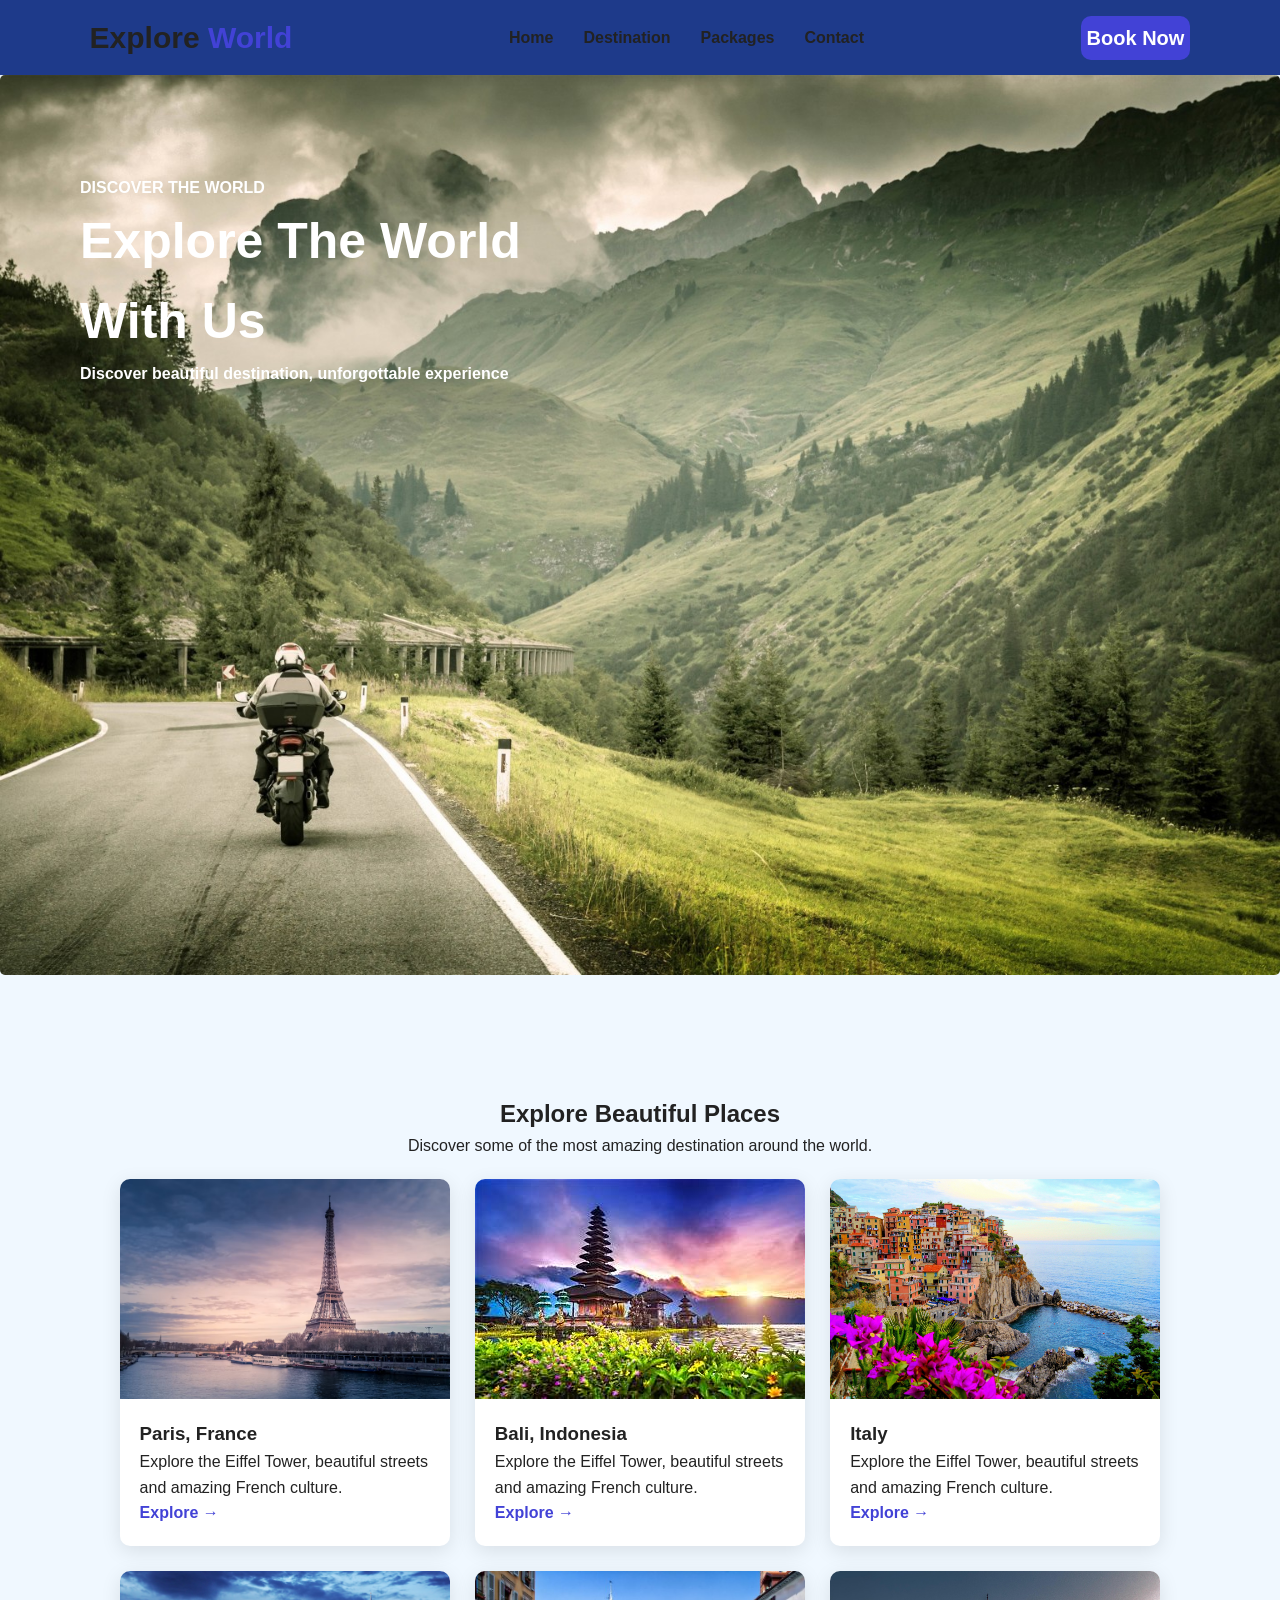
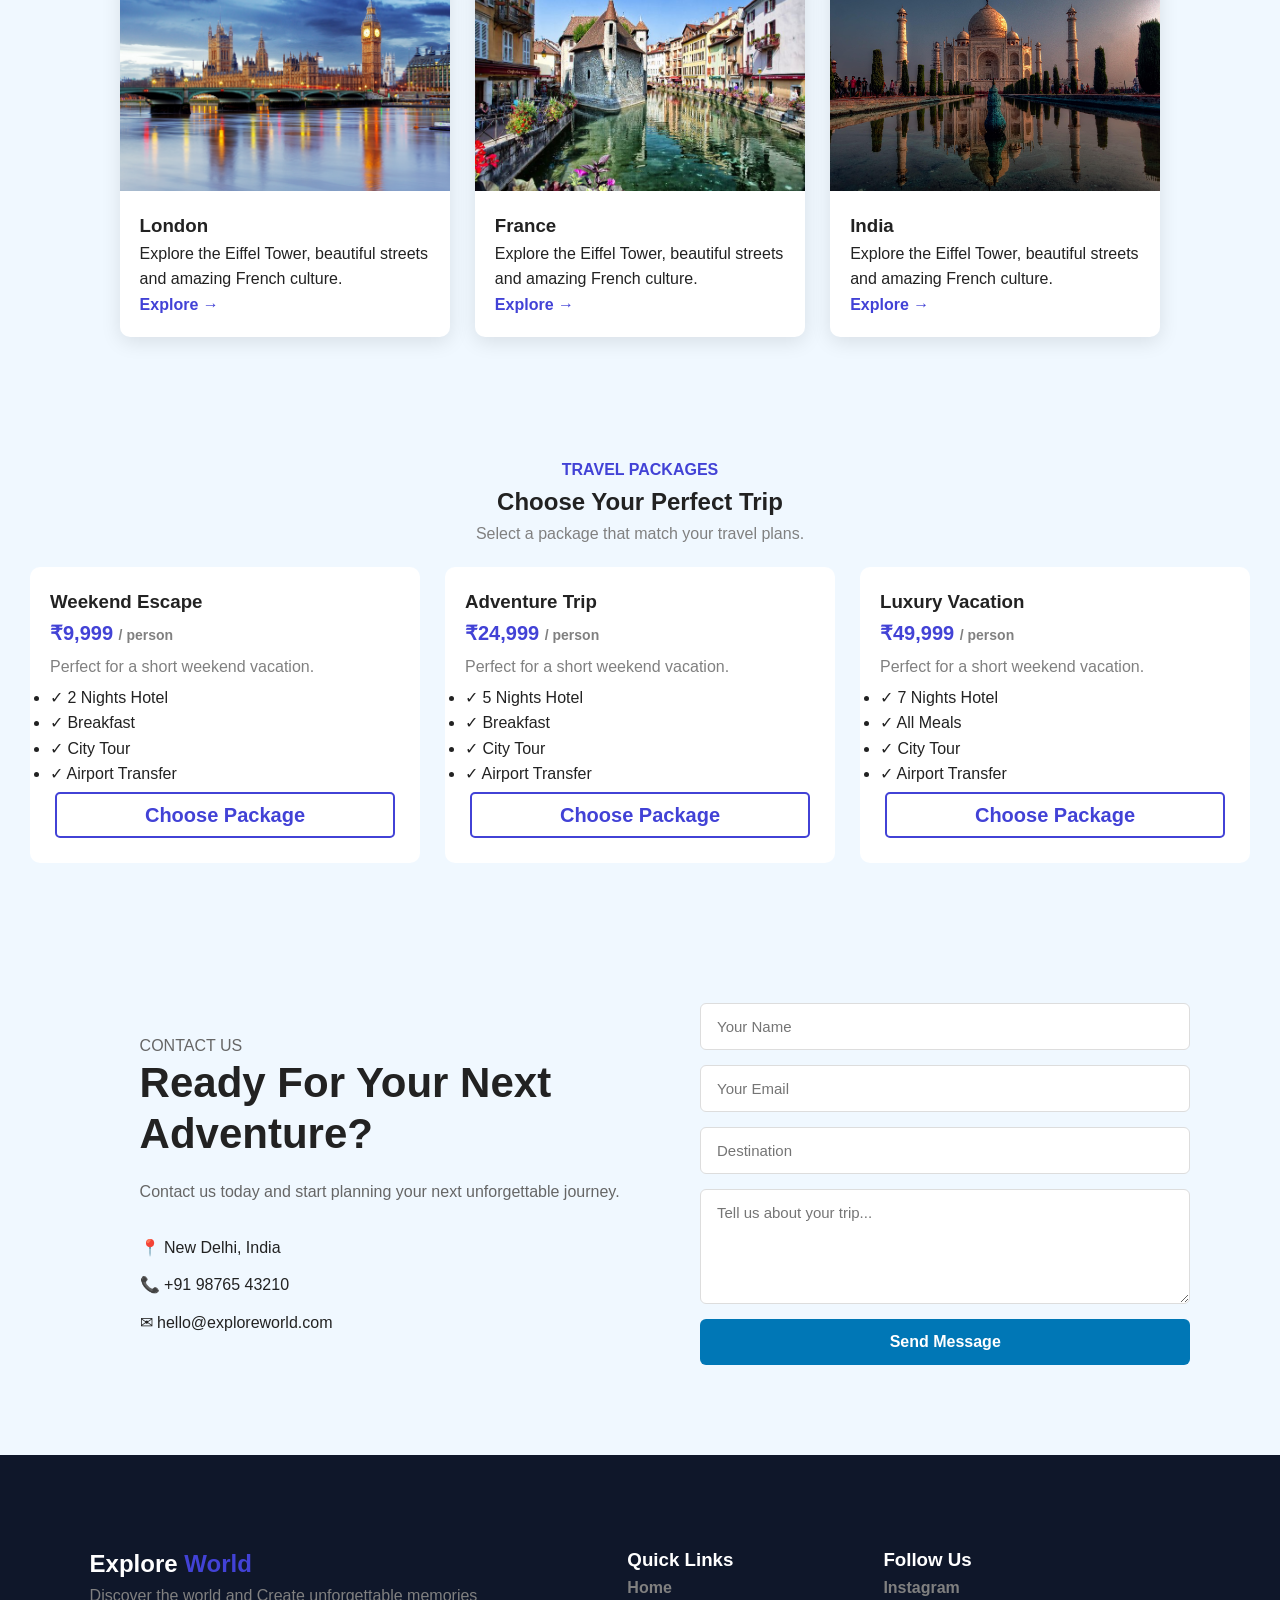
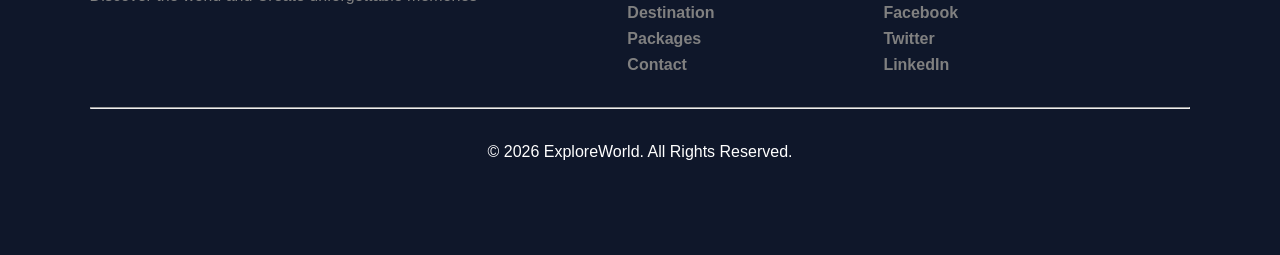
<file: index.html>
<!DOCTYPE html>
<html lang="en">

<head>
    <meta charset="UTF-8">
    <meta name="viewport" content="width=device-width, initial-scale=1.0">
    <title>Travel Document</title>
    <link rel="stylesheet" href="style.css">
    <script src="script.js" defer></script>
</head>

<body>

    <header class="navbar">
        <div class="logo">
            Explore <span>World</span>
        </div>

        <nav class="nevigation">
            <a href="#home">Home</a>
            <a href="#destination">Destination</a>
            <a href="#packages">Packages</a>
            <a href="#contact">Contact</a>
        </nav>

        <a class="book" href="#packages">Book Now</a>
        <img class="menu" src="./menu.png" alt="menu-icon">

    </header>

    <section id="home" class="imgSection">
        <div class="title">
            <p class="small-title">DISCOVER THE WORLD</p>
            <h1> Explore The World <br> With Us </h1>
            <p class="small-title">Discover beautiful destination, unforgottable experience</p>
        </div>
    </section>

    <section id="destination" class="places">
        <div class="explore">
            <h1>Explore Beautiful Places</h1>
            <p>Discover some of the most amazing destination around the world.</p>
        </div>

        <div class="destination-grid">
            <div class="destination-card"> <img
                    src="./images/paris-home.avif"
                    alt="Paris">
                <div class="card-content">
                    <h3>Paris, France</h3>
                    <p> Explore the Eiffel Tower, beautiful streets and amazing French culture. </p> <a href="destinations/paris.html">Explore
                        →</a>
                </div>
            </div>

            <div class="destination-card"> <img
                    src="./images/bali-home.jpg"
                    alt="Bali">
                <div class="card-content">
                    <h3>Bali, Indonesia</h3>
                    <p> Explore the Eiffel Tower, beautiful streets and amazing French culture. </p> <a href="destinations/bali.html">Explore
                        →</a>
                </div>
            </div>


            <div class="destination-card"> <img src="./images/italy-home.jpg" alt="Italy">
                <div class="card-content">
                    <h3>Italy</h3>
                    <p> Explore the Eiffel Tower, beautiful streets and amazing French culture. </p> <a href="destinations/italy.html">Explore
                        →</a>
                </div>
            </div>

            <!-- newline -->

            <div class="destination-card"> <img src="./images/londan-home.jpg" alt="london">
                <div class="card-content">
                    <h3>London</h3>
                    <p> Explore the Eiffel Tower, beautiful streets and amazing French culture. </p> <a href="destinations/london.html">Explore
                        →</a>
                </div>
            </div>

            <div class="destination-card"> <img src="./images/france-home.jpg" alt="france">
                <div class="card-content">
                    <h3>France</h3>
                    <p> Explore the Eiffel Tower, beautiful streets and amazing French culture. </p> <a href="destinations/france.html">Explore
                        →</a>
                </div>
            </div>

            <div class="destination-card"> <img src="./images/india-home.jpg" alt="india">
                <div class="card-content">
                    <h3>India</h3>
                    <p> Explore the Eiffel Tower, beautiful streets and amazing French culture. </p> <a href="destinations/india.html">Explore
                        →</a>
                </div>
            </div>
        </div>
    </section>


    <section id="packages" class="travel-packages">
        <div class="travel-heading">
            <p class="titel">TRAVEL PACKAGES</p>
            <h1>Choose Your Perfect Trip </h1>
            <p class="titel-1">Select a package that match your travel plans.</p>
        </div>


        <div class="package-grid">
            <div class="package-card">
                <h3>Weekend Escape</h3>
                <div class="price"> ₹9,999 <span>/ person</span> </div>
                <p> Perfect for a short weekend vacation. </p>
                <ul>
                    <li>✓ 2 Nights Hotel</li>
                    <li>✓ Breakfast</li>
                    <li>✓ City Tour</li>
                    <li>✓ Airport Transfer</li>
                </ul>
                <div class="choose-package">
                    <a href="packages/weekend.html" class="package-btn"> Choose Package </a>
                </div>
            </div>


            <div class="package-card">
                <h3>Adventure Trip</h3>
                <div class="price"> ₹24,999 <span>/ person</span> </div>
                <p> Perfect for a short weekend vacation. </p>
                <ul>
                    <li>✓ 5 Nights Hotel</li>
                    <li>✓ Breakfast</li>
                    <li>✓ City Tour</li>
                    <li>✓ Airport Transfer</li>
                </ul>
                <div class="choose-package">
                    <a href="packages/adventure.html" class="package-btn"> Choose Package </a>
                </div>
            </div>



            <div class="package-card">
                <h3>Luxury Vacation</h3>
                <div class="price"> ₹49,999 <span>/ person</span> </div>
                <p> Perfect for a short weekend vacation. </p>
                <ul>
                    <li>✓ 7 Nights Hotel</li>
                    <li>✓ All Meals</li>
                    <li>✓ City Tour</li>
                    <li>✓ Airport Transfer</li>
                </ul>
                <div class="choose-package">
                    <a href="packages/luxury.html" class="package-btn"> Choose Package </a>
                </div>
            </div>
        </div>

    </section>



    <section class="contact" id="contact">
        <div class="contact-container">
            <div class="contact-info">
                <p class="section-label"> CONTACT US </p>
                <h2> Ready For Your Next Adventure? </h2>
                <p> Contact us today and start planning your next unforgettable journey. </p>
                <div class="contact-details">
                    <p>📍 New Delhi, India</p>
                    <p>📞 +91 98765 43210</p>
                    <p>✉ hello@exploreworld.com</p>
                </div>
            </div>
            <form class="contact-form"> <input type="text" placeholder="Your Name" required> <input type="email"
                    placeholder="Your Email" required> <input type="text" placeholder="Destination" required> <textarea
                    rows="5" placeholder="Tell us about your trip..."></textarea> <button type="submit"> Send Message
                </button>
            </form>
        </div>
    </section>

    <footer class="footer">
        <div class="footer-flex">
            <div>
                <h2 class="heading">Explore <span>World</span></h2>
                <p>Discover the world and Create unforgettable memories</p>
            </div>
            <div class="links">
                <h3>Quick Links</h3>
                <a href="#home">Home</a>
                <a href="#destination">Destination</a>
                <a href="#packages">Packages</a>
                <a href="#contact">Contact</a>
            </div>

            <div class="socal-media-links">
                <h3>Follow Us</h3>
                <a href="#">Instagram</a>
                <a href="#">Facebook</a>
                <a href="#">Twitter</a>
                <a href="#">LinkedIn</a>
            </div>
        </div>
        <hr>
        <div class="copyright">
            <p> © 2026 ExploreWorld. All Rights Reserved. </p>
        </div>
    </footer>


</body>

</html>
</file>
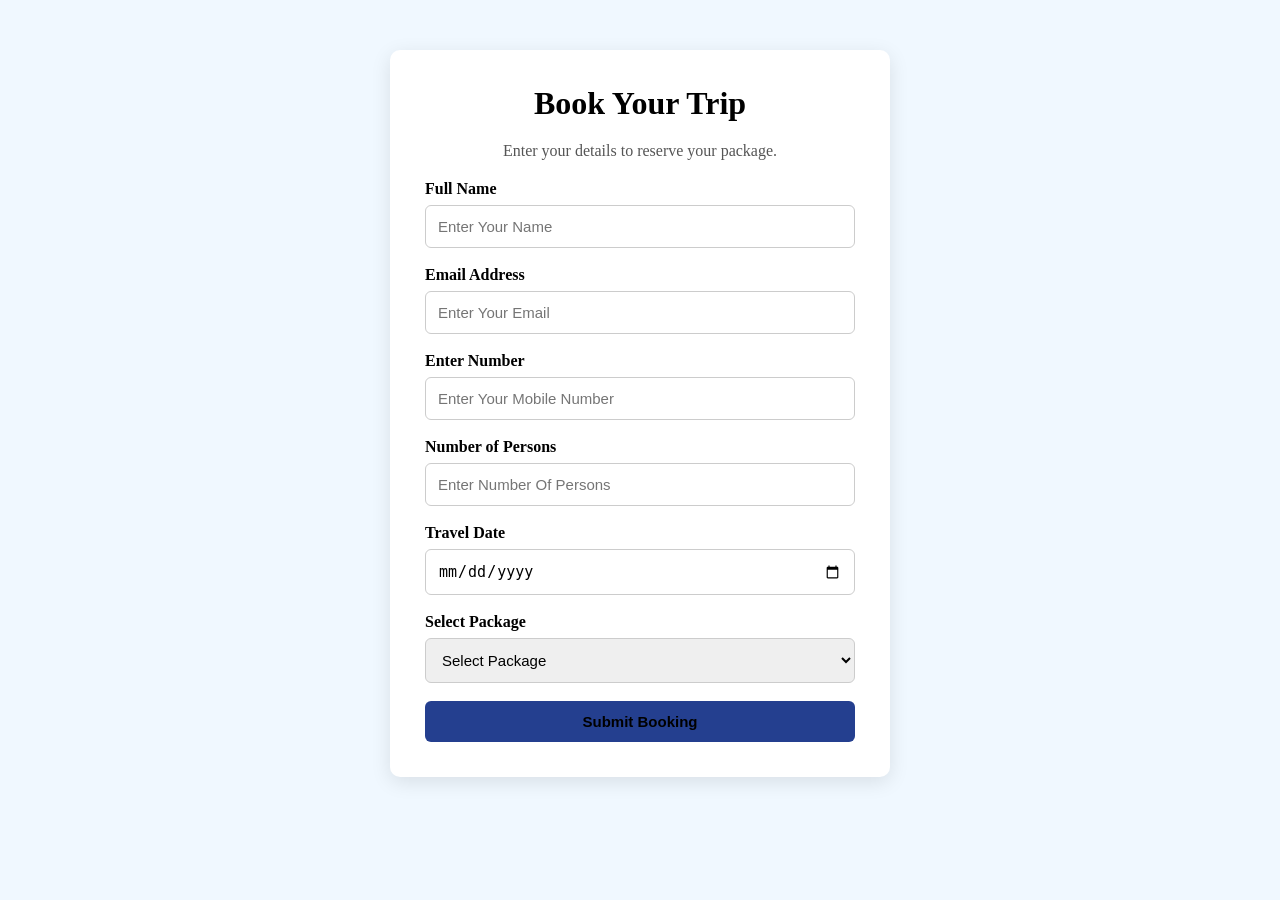
<file: booking/booking.html>
<!DOCTYPE html>
<html lang="en">

<head>
    <meta charset="UTF-8">
    <meta name="viewport" content="width=device-width, initial-scale=1.0">
    <title>Book your trip</title>
    <link rel="stylesheet" href="booking.css">
    <script src="booking.js" defer></script>
</head>

<body>

    <div class="booking-container">
        <h1>Book Your Trip</h1>

        <p class="booking-heading">
            Enter your details to reserve your package.
        </p>

        <form class="bookingForm">
            <div class="form-group">
                <label for="name">Full Name</label>
                <input type="text" id="name" placeholder="Enter Your Name" required>
            </div>
            <div class="form-group">
                <label for="email">Email Address</label>
                <input type="email" id="email" placeholder="Enter Your Email" required>
            </div>
            <div class="form-group">
                <label for="phone">Enter Number</label>
                <input type="tel"  id="phone" placeholder="Enter Your Mobile Number " required>
            </div>
            <div class="form-group">
                <label for="persons">Number of Persons</label>
                <input type="number" id="persons" placeholder="Enter Number Of Persons" required>
            </div>
            <div class="form-group">
                <label for="date">Travel Date</label>
                <input type="date" id="date" required>
            </div>


            <div class="form-group">
                <label for="package">Select Package</label>

                <select id="package" required>
                    <option value="">Select Package</option>
                    <option value="Weekend Escape">Weekend Escape - ₹9,999</option>
                    <option value="Adventure Trip">Adventure Trip - ₹24,999</option>
                    <option value="Luxury Vacation">Luxury Vacation - ₹49,999</option>
                </select>

            </div>

            <button type="submit">
                Submit Booking
            </button>

        </form>

        <div id="successMessage" class="success-message">

            <h2>🎉 Booking Successful!</h2>

            <p>
                Your ticket has been booked successfully.
            </p>

            <p>
                Thank you for choosing Explore World.
            </p>

        </div>
    </div>

</body>

</html>
</file>
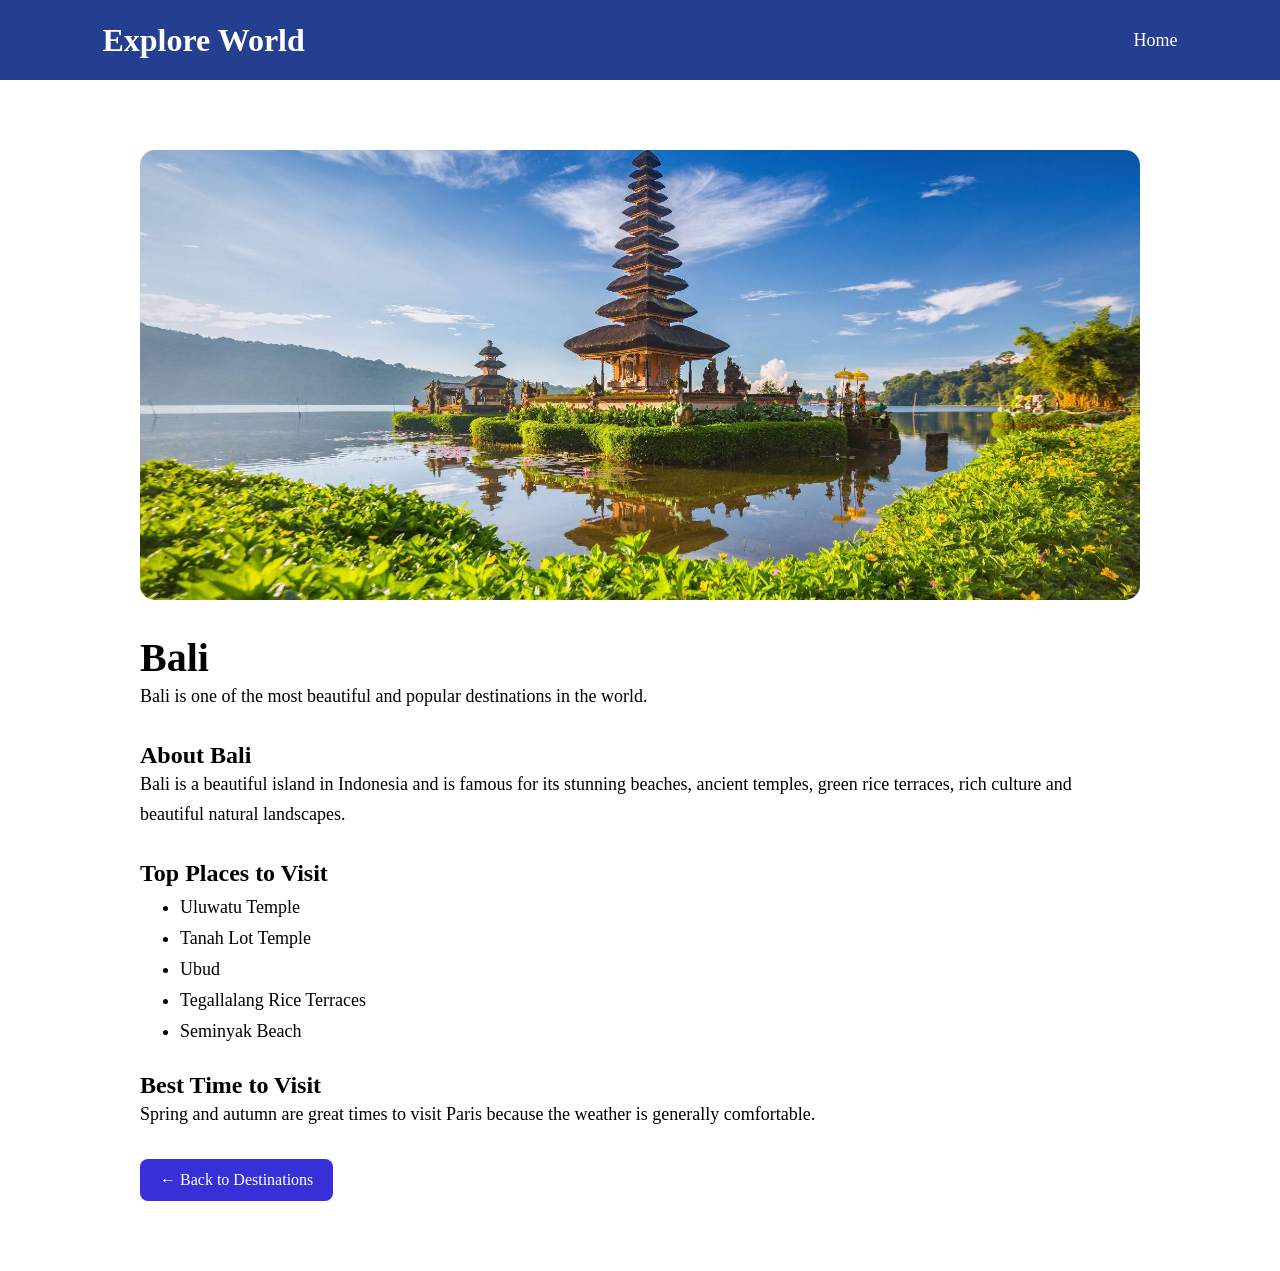
<file: destinations/bali.html>
<!DOCTYPE html>
<html lang="en">

<head>
    <meta charset="UTF-8">
    <meta name="viewport" content="width=device-width, initial-scale=1.0">

    <title>Paris - Explore World</title>

    <link rel="stylesheet" href="style.css">
</head>

<body>

    <header class="destination-header">

        <h1>Explore World</h1>

        <a href="../index.html">Home</a>

    </header>


    <main class="destination-details">

        <img src="../images/bali.jpg" alt="Paris" class="destination-image">

        <h1>Bali</h1>

        <p>
            Bali is one of the most beautiful and popular
            destinations in the world.
        </p>


        <h2>About Bali</h2>

        <p>
            Bali is a beautiful island in Indonesia and is famous
            for its stunning beaches, ancient temples, green rice
            terraces, rich culture and beautiful natural landscapes.
        </p>


        <h2>Top Places to Visit</h2>

        <ul>
            <li>Uluwatu Temple</li>
            <li>Tanah Lot Temple</li>
            <li>Ubud</li>
            <li>Tegallalang Rice Terraces</li>
            <li>Seminyak Beach</li>
        </ul>


        <h2>Best Time to Visit</h2>

        <p>
            Spring and autumn are great times to visit Paris
            because the weather is generally comfortable.
        </p>


        <a href="../index.html" class="back-button">
            ← Back to Destinations
        </a>

    </main>

</body>

</html>
</file>
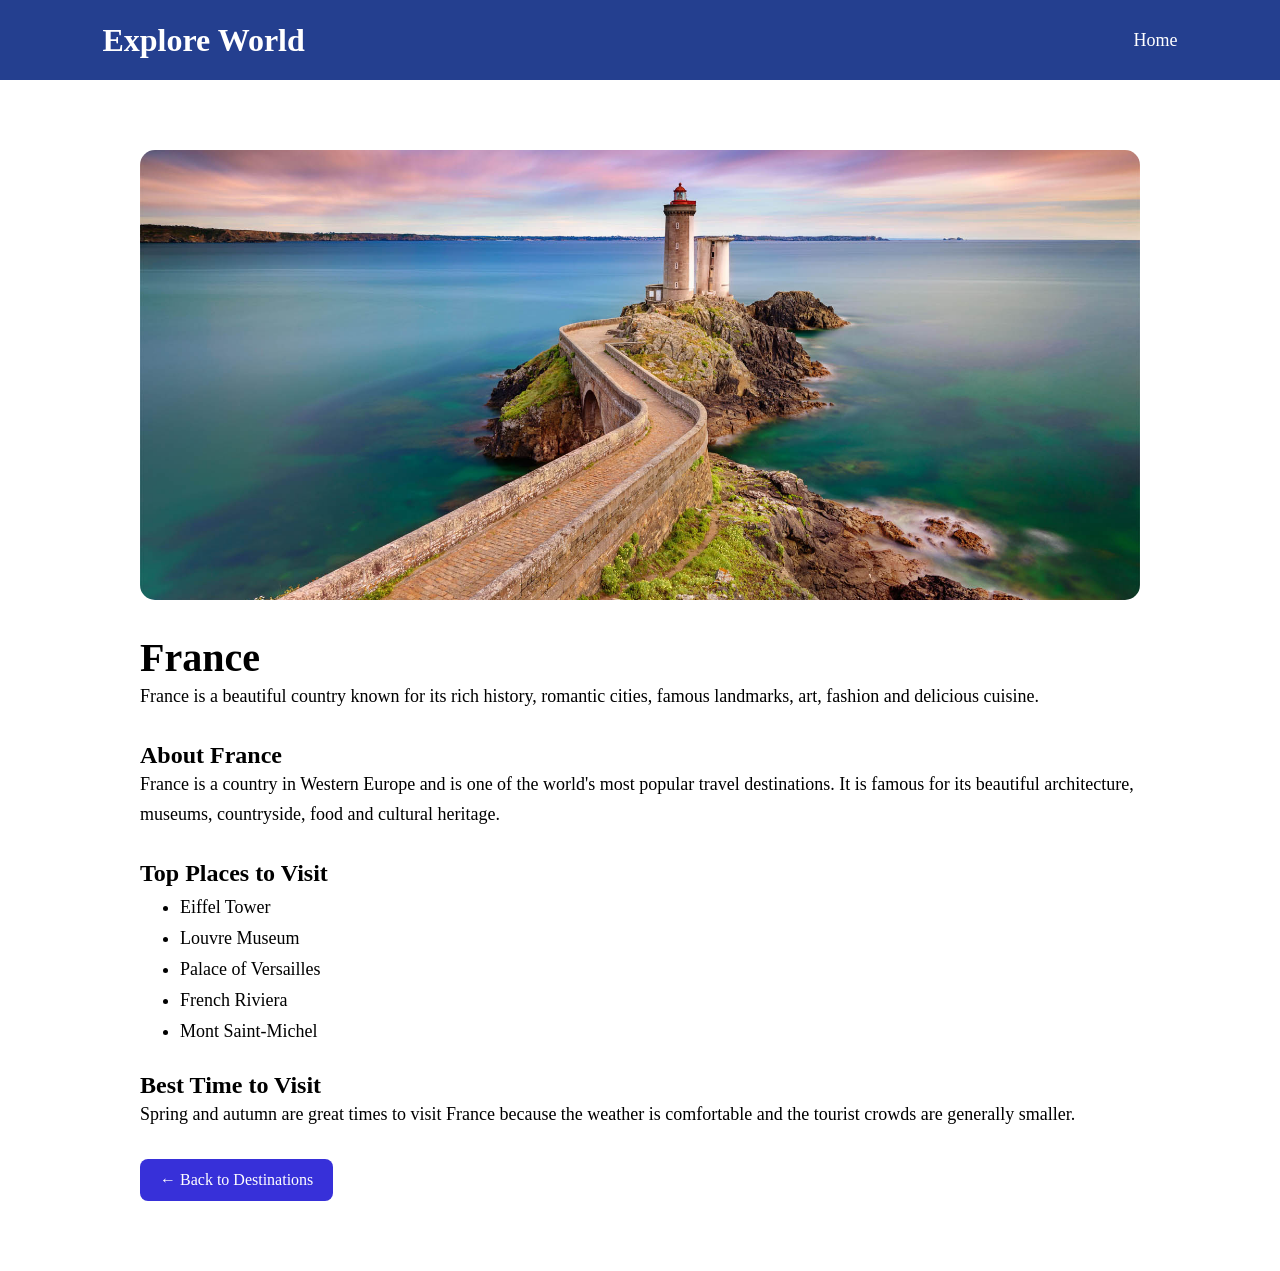
<file: destinations/france.html>
<!DOCTYPE html>
<html lang="en">

<head>
    <meta charset="UTF-8">
    <meta name="viewport" content="width=device-width, initial-scale=1.0">

    <title>France - Explore World</title>

    <link rel="stylesheet" href="style.css">
</head>

<body>

    <header class="destination-header">

        <h1>Explore World</h1>

        <a href="../index.html">Home</a>

    </header>


    <main class="destination-details">

        <img src="../images/france.jpg" alt="France" class="destination-image">

        <h1>France</h1>

        <p>
            France is a beautiful country known for its rich
            history, romantic cities, famous landmarks, art,
            fashion and delicious cuisine.
        </p>


        <h2>About France</h2>

        <p>
            France is a country in Western Europe and is one of
            the world's most popular travel destinations. It is
            famous for its beautiful architecture, museums,
            countryside, food and cultural heritage.
        </p>


        <h2>Top Places to Visit</h2>

        <ul>
            <li>Eiffel Tower</li>
            <li>Louvre Museum</li>
            <li>Palace of Versailles</li>
            <li>French Riviera</li>
            <li>Mont Saint-Michel</li>
        </ul>


        <h2>Best Time to Visit</h2>

        <p>
            Spring and autumn are great times to visit France
            because the weather is comfortable and the tourist
            crowds are generally smaller.
        </p>


        <a href="../index.html" class="back-button">
            ← Back to Destinations
        </a>

    </main>

</body>

</html>
</file>
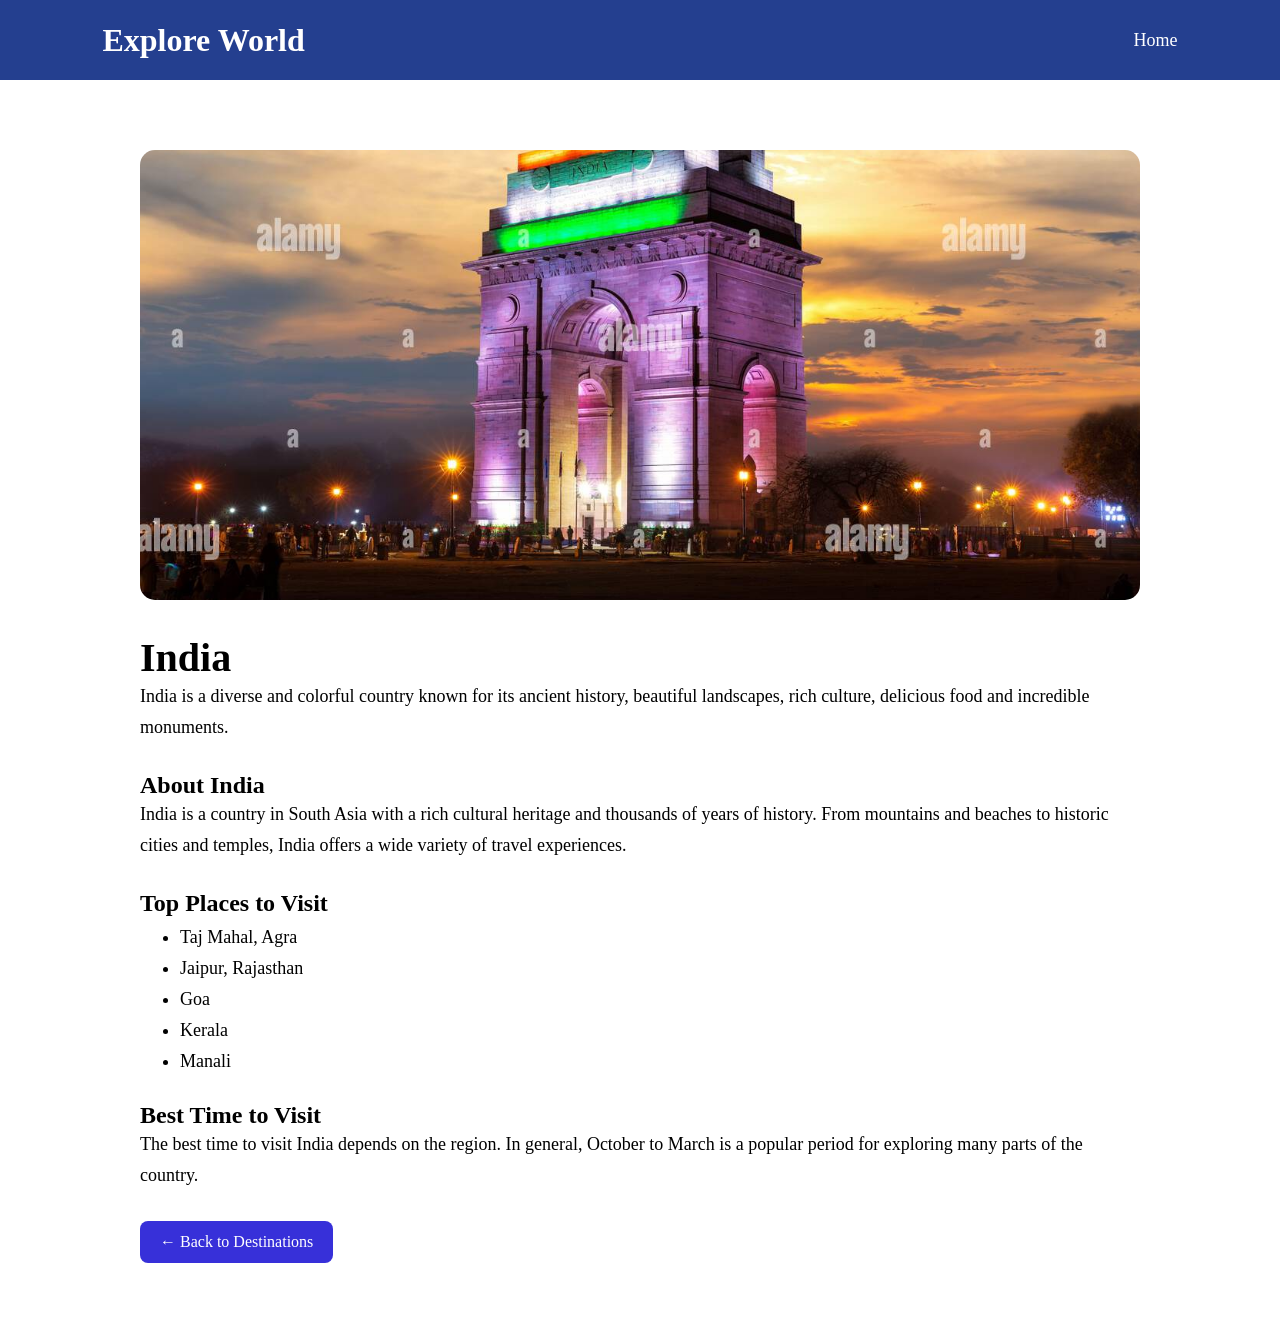
<file: destinations/india.html>
<!DOCTYPE html>
<html lang="en">

<head>
    <meta charset="UTF-8">
    <meta name="viewport" content="width=device-width, initial-scale=1.0">

    <title>India - Explore World</title>

    <link rel="stylesheet" href="style.css">
</head>

<body>

    <header class="destination-header">

        <h1>Explore World</h1>

        <a href="../index.html">Home</a>

    </header>


    <main class="destination-details">

        <img src="../images/india.jpg" alt="India" class="destination-image">

        <h1>India</h1>

        <p>
            India is a diverse and colorful country known for
            its ancient history, beautiful landscapes, rich
            culture, delicious food and incredible monuments.
        </p>


        <h2>About India</h2>

        <p>
            India is a country in South Asia with a rich cultural
            heritage and thousands of years of history. From
            mountains and beaches to historic cities and temples,
            India offers a wide variety of travel experiences.
        </p>


        <h2>Top Places to Visit</h2>

        <ul>
            <li>Taj Mahal, Agra</li>
            <li>Jaipur, Rajasthan</li>
            <li>Goa</li>
            <li>Kerala</li>
            <li>Manali</li>
        </ul>


        <h2>Best Time to Visit</h2>

        <p>
            The best time to visit India depends on the region.
            In general, October to March is a popular period for
            exploring many parts of the country.
        </p>


        <a href="../index.html" class="back-button">
            ← Back to Destinations
        </a>

    </main>

</body>

</html>
</file>
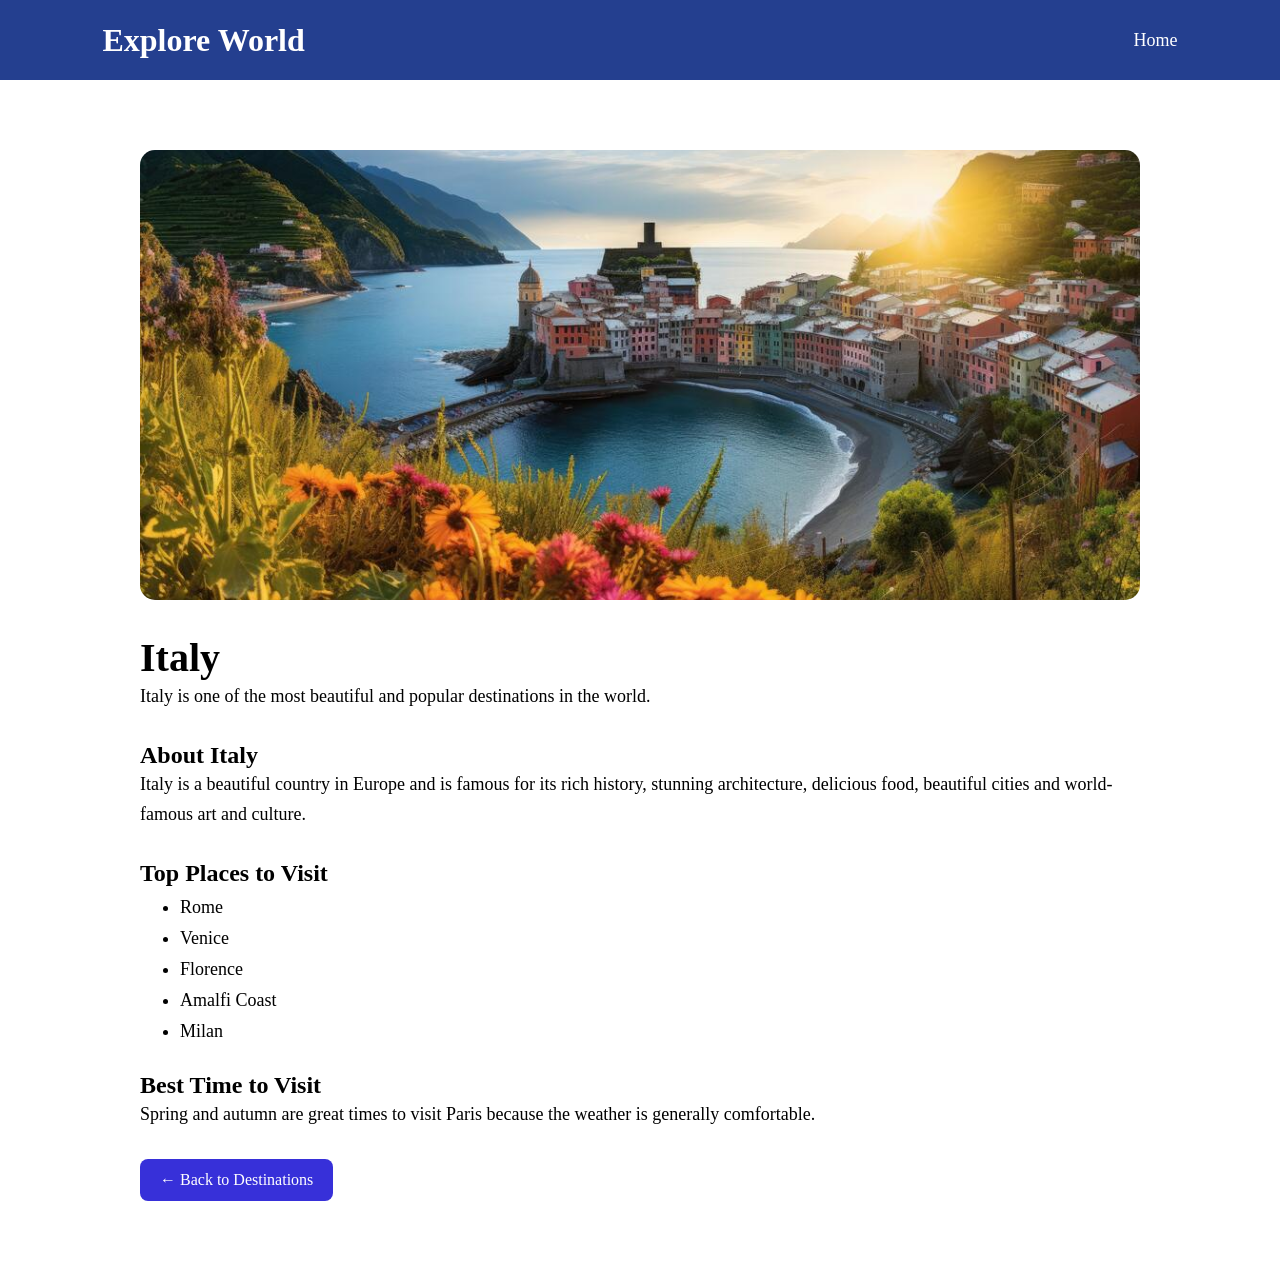
<file: destinations/italy.html>
<!DOCTYPE html>
<html lang="en">

<head>
    <meta charset="UTF-8">
    <meta name="viewport" content="width=device-width, initial-scale=1.0">

    <title>Paris - Explore World</title>

    <link rel="stylesheet" href="style.css">
</head>

<body>

    <header class="destination-header">

        <h1>Explore World</h1>

        <a href="../index.html">Home</a>

    </header>


    <main class="destination-details">

        <img src="../images/italy.jpg" alt="Paris" class="destination-image">

        <h1>Italy</h1>

        <p>
            Italy is one of the most beautiful and popular
            destinations in the world.
        </p>


        <h2>About Italy</h2>

        <p>
            Italy is a beautiful country in Europe and is famous
            for its rich history, stunning architecture, delicious
            food, beautiful cities and world-famous art and culture.
        </p>


        <h2>Top Places to Visit</h2>

        <ul>
            <li>Rome</li>
            <li>Venice</li>
            <li>Florence</li>
            <li>Amalfi Coast</li>
            <li>Milan</li>
        </ul>


        <h2>Best Time to Visit</h2>

        <p>
            Spring and autumn are great times to visit Paris
            because the weather is generally comfortable.
        </p>


        <a href="../index.html" class="back-button">
            ← Back to Destinations
        </a>

    </main>

</body>

</html>
</file>
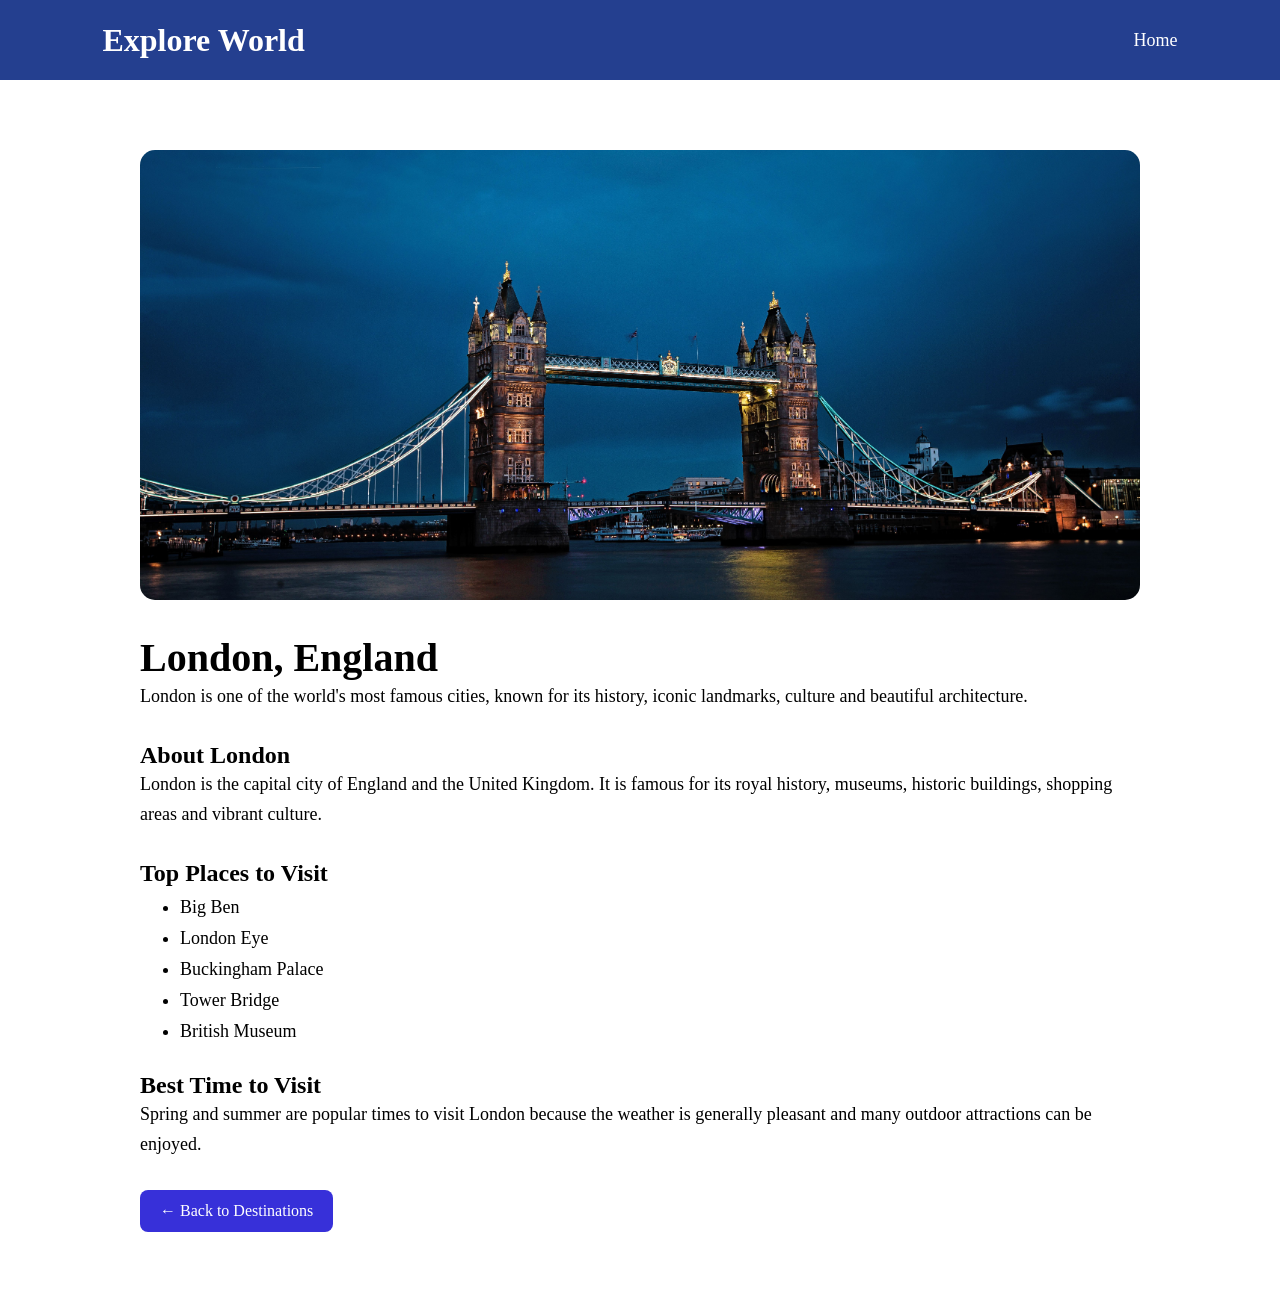
<file: destinations/london.html>
<!DOCTYPE html>
<html lang="en">

<head>
    <meta charset="UTF-8">
    <meta name="viewport" content="width=device-width, initial-scale=1.0">

    <title>London - Explore World</title>

    <link rel="stylesheet" href="style.css">
</head>

<body>

    <header class="destination-header">

        <h1>Explore World</h1>

        <a href="../index.html">Home</a>

    </header>


    <main class="destination-details">

        <img src="../images/london.jpg" alt="London" class="destination-image">

        <h1>London, England</h1>

        <p>
            London is one of the world's most famous cities,
            known for its history, iconic landmarks, culture
            and beautiful architecture.
        </p>


        <h2>About London</h2>

        <p>
            London is the capital city of England and the United
            Kingdom. It is famous for its royal history, museums,
            historic buildings, shopping areas and vibrant culture.
        </p>


        <h2>Top Places to Visit</h2>

        <ul>
            <li>Big Ben</li>
            <li>London Eye</li>
            <li>Buckingham Palace</li>
            <li>Tower Bridge</li>
            <li>British Museum</li>
        </ul>


        <h2>Best Time to Visit</h2>

        <p>
            Spring and summer are popular times to visit London
            because the weather is generally pleasant and many
            outdoor attractions can be enjoyed.
        </p>


        <a href="../index.html" class="back-button">
            ← Back to Destinations
        </a>

    </main>

</body>

</html>
</file>
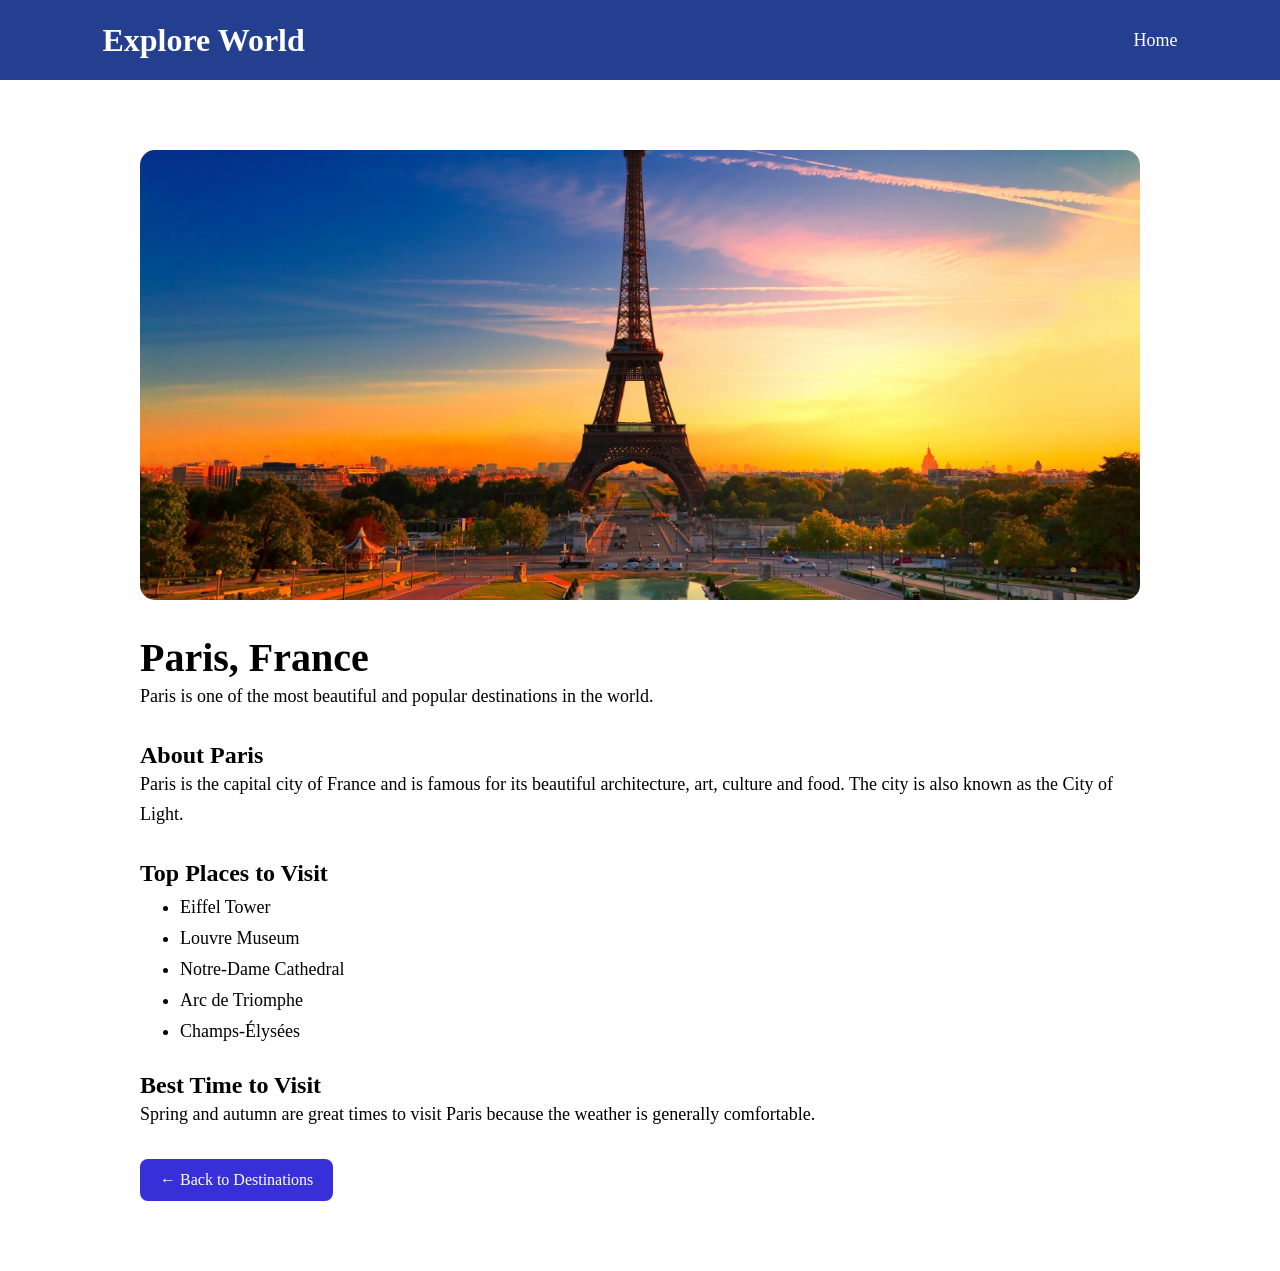
<file: destinations/paris.html>
<!DOCTYPE html>
<html lang="en">

<head>
    <meta charset="UTF-8">
    <meta name="viewport" content="width=device-width, initial-scale=1.0">

    <title>Paris - Explore World</title>

    <link rel="stylesheet" href="style.css">
</head>

<body>

    <header class="destination-header">

        <h1>Explore World</h1>

        <a href="../index.html">Home</a>

    </header>


    <main class="destination-details">

        <img 
            src="../images/paris.jpg" 
            alt="Paris"
            class="destination-image"
        >

        <h1>Paris, France</h1>

        <p>
            Paris is one of the most beautiful and popular
            destinations in the world.
        </p>


        <h2>About Paris</h2>

        <p>
            Paris is the capital city of France and is famous
            for its beautiful architecture, art, culture and food.
            The city is also known as the City of Light.
        </p>


        <h2>Top Places to Visit</h2>

        <ul>
            <li>Eiffel Tower</li>
            <li>Louvre Museum</li>
            <li>Notre-Dame Cathedral</li>
            <li>Arc de Triomphe</li>
            <li>Champs-Élysées</li>
        </ul>


        <h2>Best Time to Visit</h2>

        <p>
            Spring and autumn are great times to visit Paris
            because the weather is generally comfortable.
        </p>


        <a href="../index.html" class="back-button">
            ← Back to Destinations
        </a>

    </main>

</body>

</html>
</file>
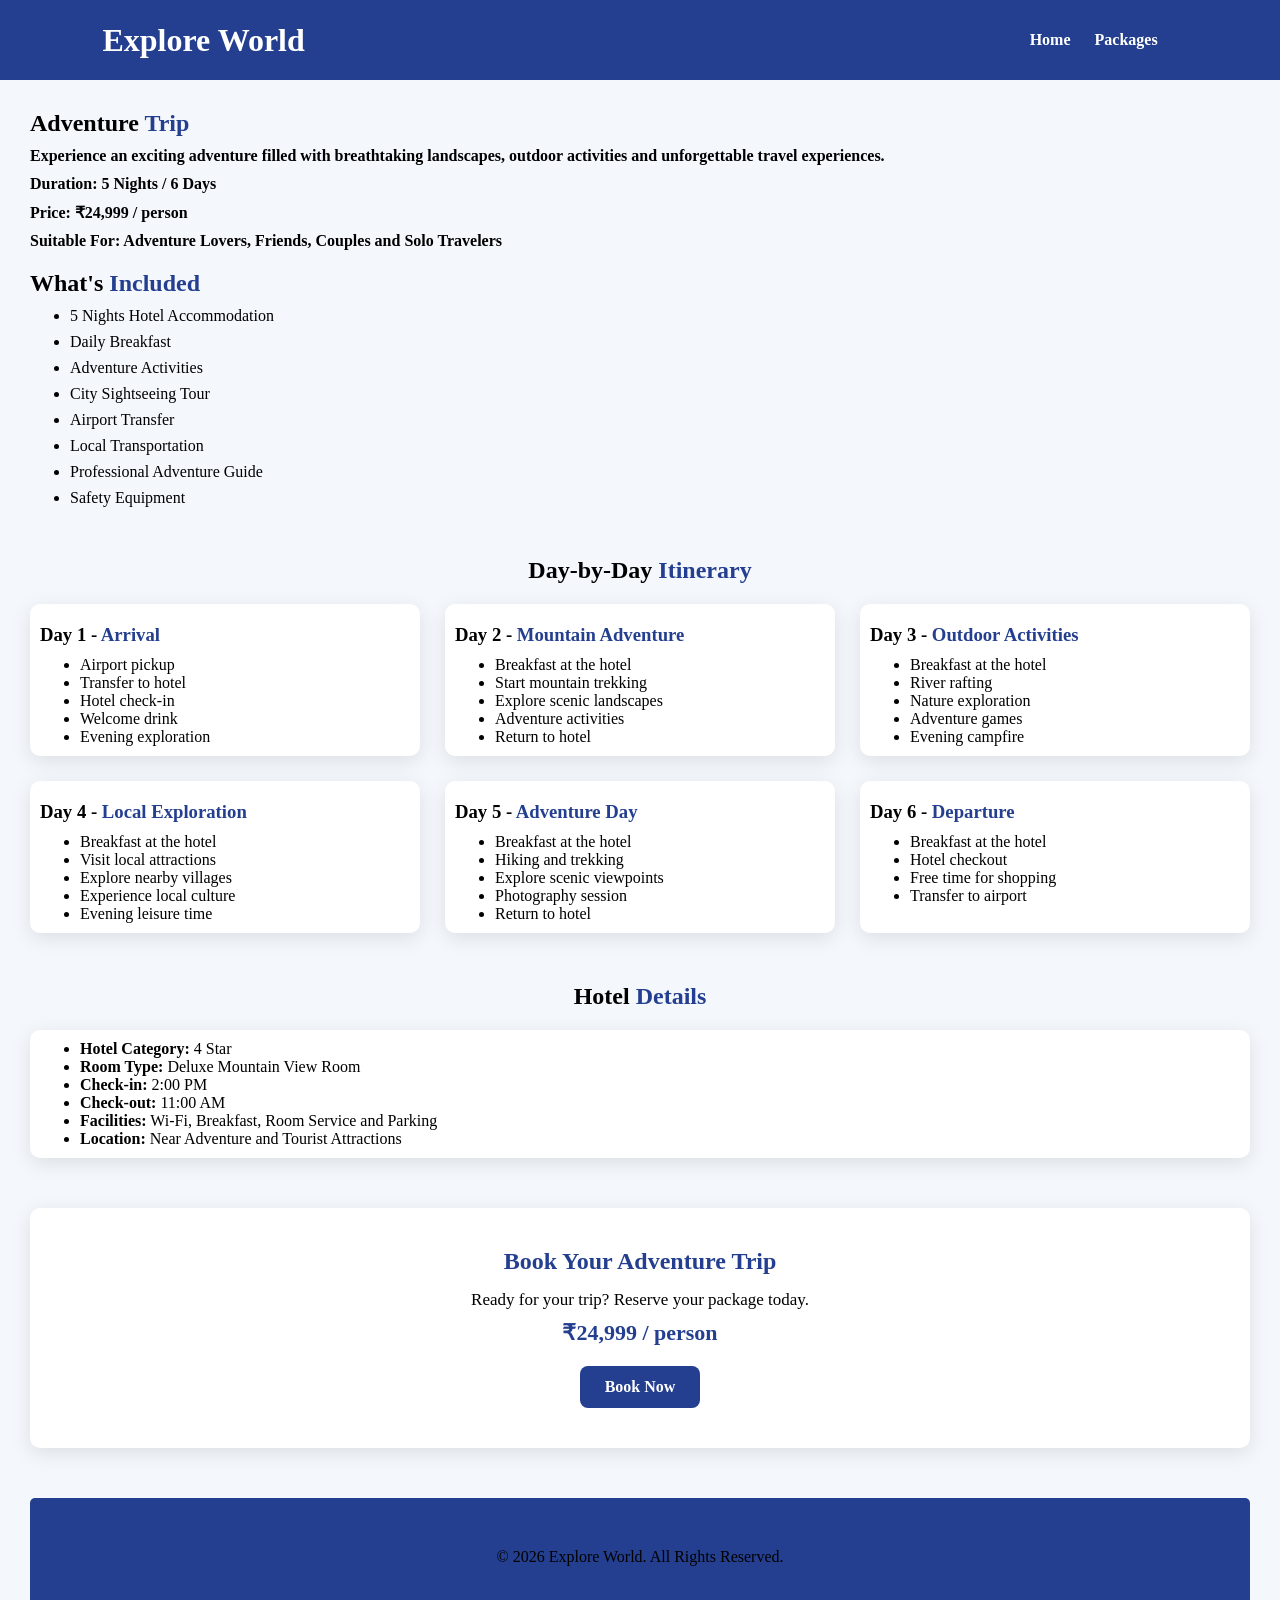
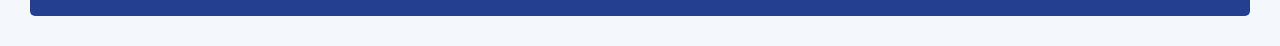
<file: packages/adventure.html>
<!DOCTYPE html>
<html lang="en">

<head>
    <meta charset="UTF-8">
    <meta name="viewport" content="width=device-width, initial-scale=1.0">
    <title>Document</title>
    <link rel="stylesheet" href="style.css">
</head>

<body>

    <header class="main-header">

        <h1 class="heading">Explore <span>World </span></h1>

        <nav class="navigation">
            <a href="../index.html">Home</a>
            <a href="../index.html">Packages</a>
        </nav>

    </header>



    <main class="mail-container">


        <section class="weekend-section">

            <h1>Adventure <span>Trip</span></h1>

            <p>
                Experience an exciting adventure filled with
                breathtaking landscapes, outdoor activities
                and unforgettable travel experiences.
            </p>

            <p>
                <strong>Duration:</strong> 5 Nights / 6 Days
            </p>

            <p>
                <strong>Price:</strong> ₹24,999 / person
            </p>

            <p>
                <strong>Suitable For:</strong>
                Adventure Lovers, Friends, Couples and Solo Travelers
            </p>

        </section>



        <section class="includes">

            <h2>What's <span>Included</span></h2>

            <ul class="lists">
                <li>5 Nights Hotel Accommodation</li>
                <li>Daily Breakfast</li>
                <li>Adventure Activities</li>
                <li>City Sightseeing Tour</li>
                <li>Airport Transfer</li>
                <li>Local Transportation</li>
                <li>Professional Adventure Guide</li>
                <li>Safety Equipment</li>
            </ul>

        </section>


        <section class="days-container">

            <h2>Day-by-Day <span>Itinerary</span></h2>

            <div class="grid-days">


                <div class="day-grid">

                    <h3>Day 1 - <span>Arrival</span></h3>

                    <ul>
                        <li>Airport pickup</li>
                        <li>Transfer to hotel</li>
                        <li>Hotel check-in</li>
                        <li>Welcome drink</li>
                        <li>Evening exploration</li>
                    </ul>

                </div>



                <div class="day-grid">

                    <h3>Day 2 - <span>Mountain Adventure</span></h3>

                    <ul>
                        <li>Breakfast at the hotel</li>
                        <li>Start mountain trekking</li>
                        <li>Explore scenic landscapes</li>
                        <li>Adventure activities</li>
                        <li>Return to hotel</li>
                    </ul>

                </div>



                <div class="day-grid">

                    <h3>Day 3 - <span>Outdoor Activities</span></h3>

                    <ul>
                        <li>Breakfast at the hotel</li>
                        <li>River rafting</li>
                        <li>Nature exploration</li>
                        <li>Adventure games</li>
                        <li>Evening campfire</li>
                    </ul>

                </div>


                <div class="day-grid">

                    <h3>Day 4 - <span>Local Exploration</span></h3>

                    <ul>
                        <li>Breakfast at the hotel</li>
                        <li>Visit local attractions</li>
                        <li>Explore nearby villages</li>
                        <li>Experience local culture</li>
                        <li>Evening leisure time</li>
                    </ul>

                </div>


                <div class="day-grid">

                    <h3>Day 5 - <span>Adventure Day</span></h3>

                    <ul>
                        <li>Breakfast at the hotel</li>
                        <li>Hiking and trekking</li>
                        <li>Explore scenic viewpoints</li>
                        <li>Photography session</li>
                        <li>Return to hotel</li>
                    </ul>

                </div>


                <div class="day-grid">

                    <h3>Day 6 - <span>Departure</span></h3>

                    <ul>
                        <li>Breakfast at the hotel</li>
                        <li>Hotel checkout</li>
                        <li>Free time for shopping</li>
                        <li>Transfer to airport</li>
                    </ul>

                </div>

            </div>

        </section>



        <section class="hotel-section">

            <h2>Hotel <span>Details</span></h2>

            <div class="hotel-grid">

                <div class="hotel-detils-grid">

                    <ul class="">

                        <li>
                            <strong>Hotel Category:</strong>
                            4 Star
                        </li>

                        <li>
                            <strong>Room Type:</strong>
                            Deluxe Mountain View Room
                        </li>

                        <li>
                            <strong>Check-in:</strong>
                            2:00 PM
                        </li>

                        <li>
                            <strong>Check-out:</strong>
                            11:00 AM
                        </li>

                        <li>
                            <strong>Facilities:</strong>
                            Wi-Fi, Breakfast, Room Service and Parking
                        </li>

                        <li>
                            <strong>Location:</strong>
                            Near Adventure and Tourist Attractions
                        </li>

                    </ul>

                </div>

            </div>

        </section>

        <section class="booking-section">

            <h2>Book Your Adventure Trip</h2>

            <p>
                Ready for your trip? Reserve your package today.
            </p>

            <p>
                <strong>₹24,999 / person</strong>
            </p>

            <a href="../booking/booking.html">
                Book Now
            </a>

        </section>



        <footer class="footer">

            <p>
                © 2026 Explore World. All Rights Reserved.
            </p>

        </footer>


</body>

</html>
</file>
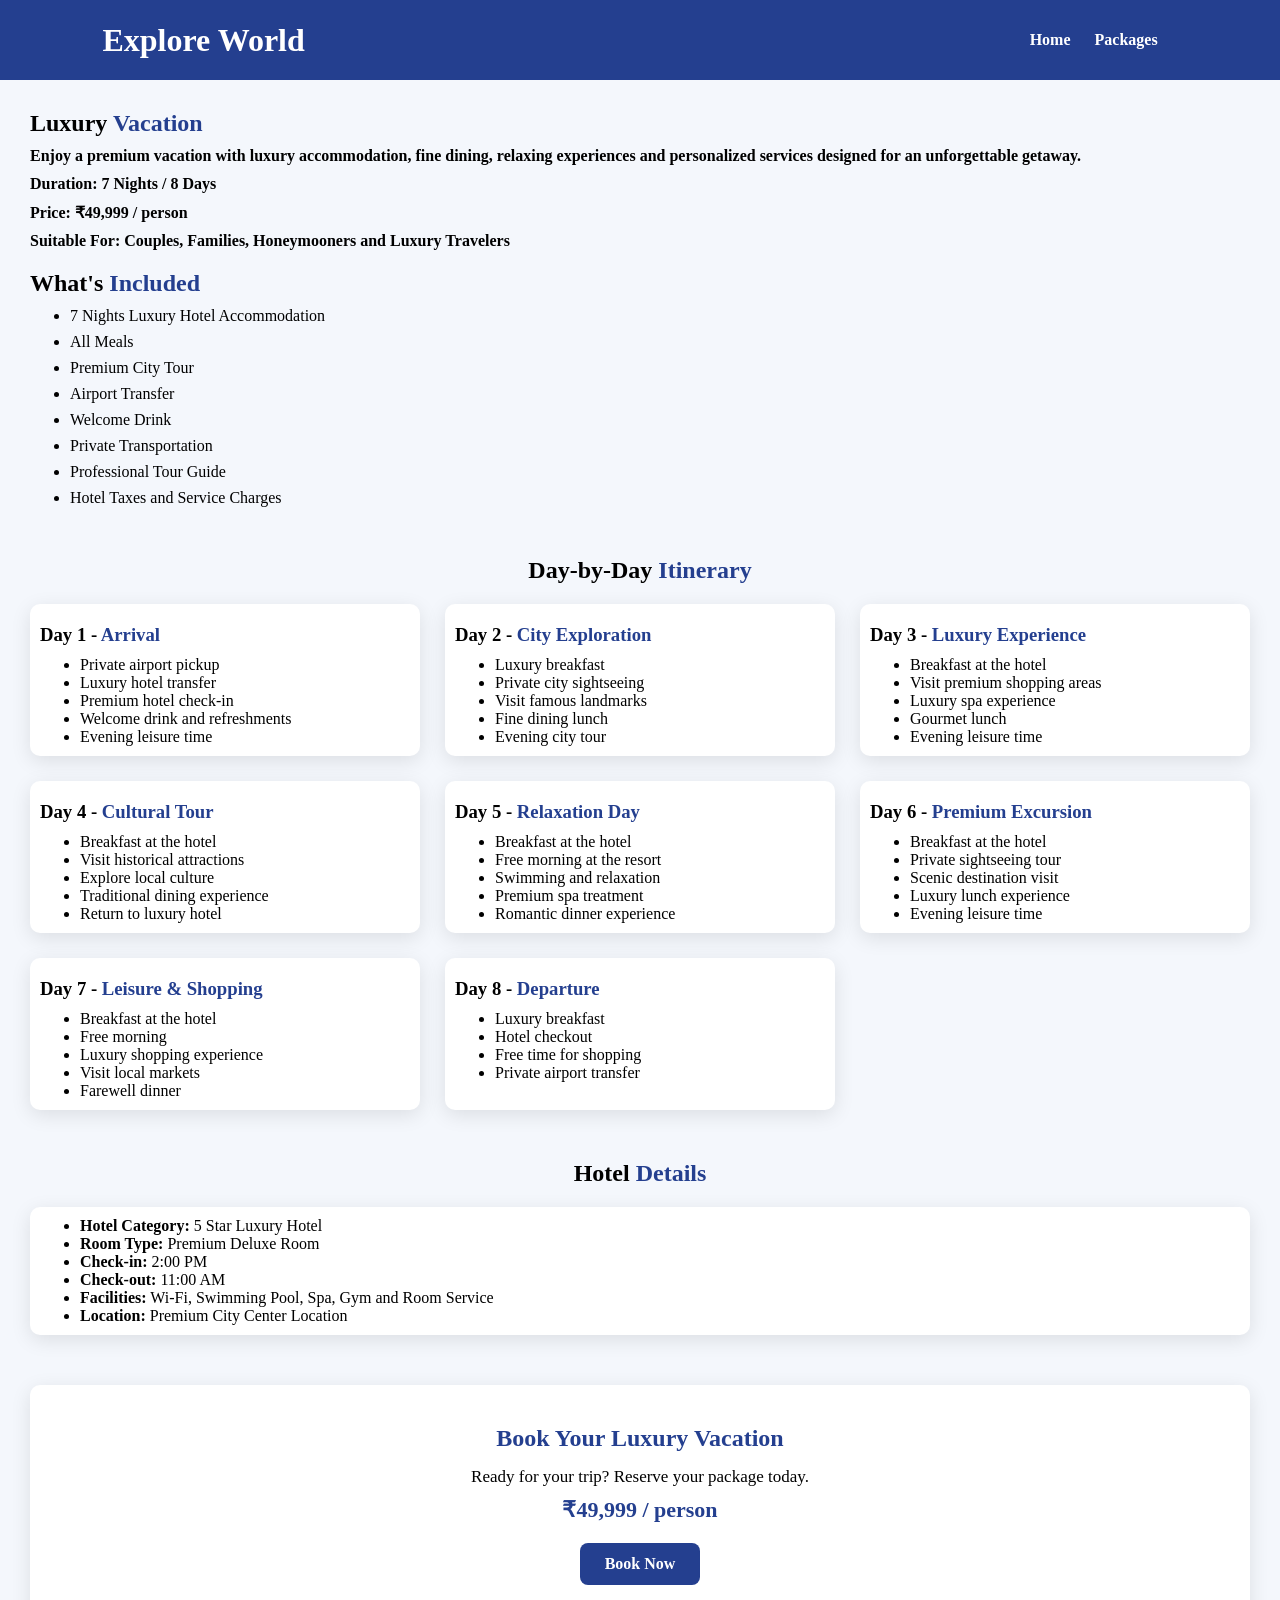
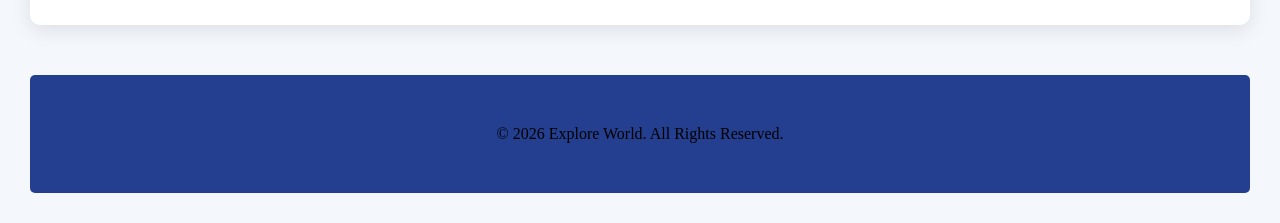
<file: packages/luxury.html>
<!DOCTYPE html>
<html lang="en">

<head>
    <meta charset="UTF-8">
    <meta name="viewport" content="width=device-width, initial-scale=1.0">
    <title>Document</title>
    <link rel="stylesheet" href="style.css">
</head>

<body>

    <header class="main-header">

        <h1 class="heading">Explore <span>World </span></h1>

        <nav class="navigation">
            <a href="../index.html">Home</a>
            <a href="../index.html">Packages</a>
        </nav>

    </header>



    <main class="mail-container">


        <section class="weekend-section">

            <h1>Luxury <span>Vacation</span></h1>

            <p>
                Enjoy a premium vacation with luxury accommodation,
                fine dining, relaxing experiences and personalized
                services designed for an unforgettable getaway.
            </p>

            <p>
                <strong>Duration:</strong> 7 Nights / 8 Days
            </p>

            <p>
                <strong>Price:</strong> ₹49,999 / person
            </p>

            <p>
                <strong>Suitable For:</strong>
                Couples, Families, Honeymooners and Luxury Travelers
            </p>

        </section>



        <section class="includes">

            <h2>What's <span>Included</span></h2>

            <ul class="lists">
                <li>7 Nights Luxury Hotel Accommodation</li>
                <li>All Meals</li>
                <li>Premium City Tour</li>
                <li>Airport Transfer</li>
                <li>Welcome Drink</li>
                <li>Private Transportation</li>
                <li>Professional Tour Guide</li>
                <li>Hotel Taxes and Service Charges</li>
            </ul>

        </section>



        <section class="days-container">

            <h2>Day-by-Day <span>Itinerary</span></h2>

            <div class="grid-days">


                <div class="day-grid">

                    <h3>Day 1 - <span>Arrival</span></h3>

                    <ul>
                        <li>Private airport pickup</li>
                        <li>Luxury hotel transfer</li>
                        <li>Premium hotel check-in</li>
                        <li>Welcome drink and refreshments</li>
                        <li>Evening leisure time</li>
                    </ul>

                </div>



                <div class="day-grid">

                    <h3>Day 2 - <span>City Exploration</span></h3>

                    <ul>
                        <li>Luxury breakfast</li>
                        <li>Private city sightseeing</li>
                        <li>Visit famous landmarks</li>
                        <li>Fine dining lunch</li>
                        <li>Evening city tour</li>
                    </ul>

                </div>



                <div class="day-grid">

                    <h3>Day 3 - <span>Luxury Experience</span></h3>

                    <ul>
                        <li>Breakfast at the hotel</li>
                        <li>Visit premium shopping areas</li>
                        <li>Luxury spa experience</li>
                        <li>Gourmet lunch</li>
                        <li>Evening leisure time</li>
                    </ul>

                </div>



                <div class="day-grid">

                    <h3>Day 4 - <span>Cultural Tour</span></h3>

                    <ul>
                        <li>Breakfast at the hotel</li>
                        <li>Visit historical attractions</li>
                        <li>Explore local culture</li>
                        <li>Traditional dining experience</li>
                        <li>Return to luxury hotel</li>
                    </ul>

                </div>



                <div class="day-grid">

                    <h3>Day 5 - <span>Relaxation Day</span></h3>

                    <ul>
                        <li>Breakfast at the hotel</li>
                        <li>Free morning at the resort</li>
                        <li>Swimming and relaxation</li>
                        <li>Premium spa treatment</li>
                        <li>Romantic dinner experience</li>
                    </ul>

                </div>



                <div class="day-grid">

                    <h3>Day 6 - <span>Premium Excursion</span></h3>

                    <ul>
                        <li>Breakfast at the hotel</li>
                        <li>Private sightseeing tour</li>
                        <li>Scenic destination visit</li>
                        <li>Luxury lunch experience</li>
                        <li>Evening leisure time</li>
                    </ul>

                </div>



                <div class="day-grid">

                    <h3>Day 7 - <span>Leisure & Shopping</span></h3>

                    <ul>
                        <li>Breakfast at the hotel</li>
                        <li>Free morning</li>
                        <li>Luxury shopping experience</li>
                        <li>Visit local markets</li>
                        <li>Farewell dinner</li>
                    </ul>

                </div>



                <div class="day-grid">

                    <h3>Day 8 - <span>Departure</span></h3>

                    <ul>
                        <li>Luxury breakfast</li>
                        <li>Hotel checkout</li>
                        <li>Free time for shopping</li>
                        <li>Private airport transfer</li>
                    </ul>

                </div>

            </div>

        </section>



        <section class="hotel-section">

            <h2>Hotel <span>Details</span></h2>

            <div class="hotel-grid">

                <div class="hotel-detils-grid">

                    <ul class="">

                        <li>
                            <strong>Hotel Category:</strong>
                            5 Star Luxury Hotel
                        </li>

                        <li>
                            <strong>Room Type:</strong>
                            Premium Deluxe Room
                        </li>

                        <li>
                            <strong>Check-in:</strong>
                            2:00 PM
                        </li>

                        <li>
                            <strong>Check-out:</strong>
                            11:00 AM
                        </li>

                        <li>
                            <strong>Facilities:</strong>
                            Wi-Fi, Swimming Pool, Spa, Gym and Room Service
                        </li>

                        <li>
                            <strong>Location:</strong>
                            Premium City Center Location
                        </li>

                    </ul>

                </div>

            </div>

        </section>

        <section class="booking-section">

            <h2>Book Your Luxury Vacation</h2>

            <p>
                Ready for your trip? Reserve your package today.
            </p>

            <p>
                <strong>₹49,999 / person</strong>
            </p>

            <a href="../booking/booking.html">
                Book Now
            </a>

        </section>



        <footer class="footer">

            <p>
                © 2026 Explore World. All Rights Reserved.
            </p>

        </footer>


</body>

</html>
</file>
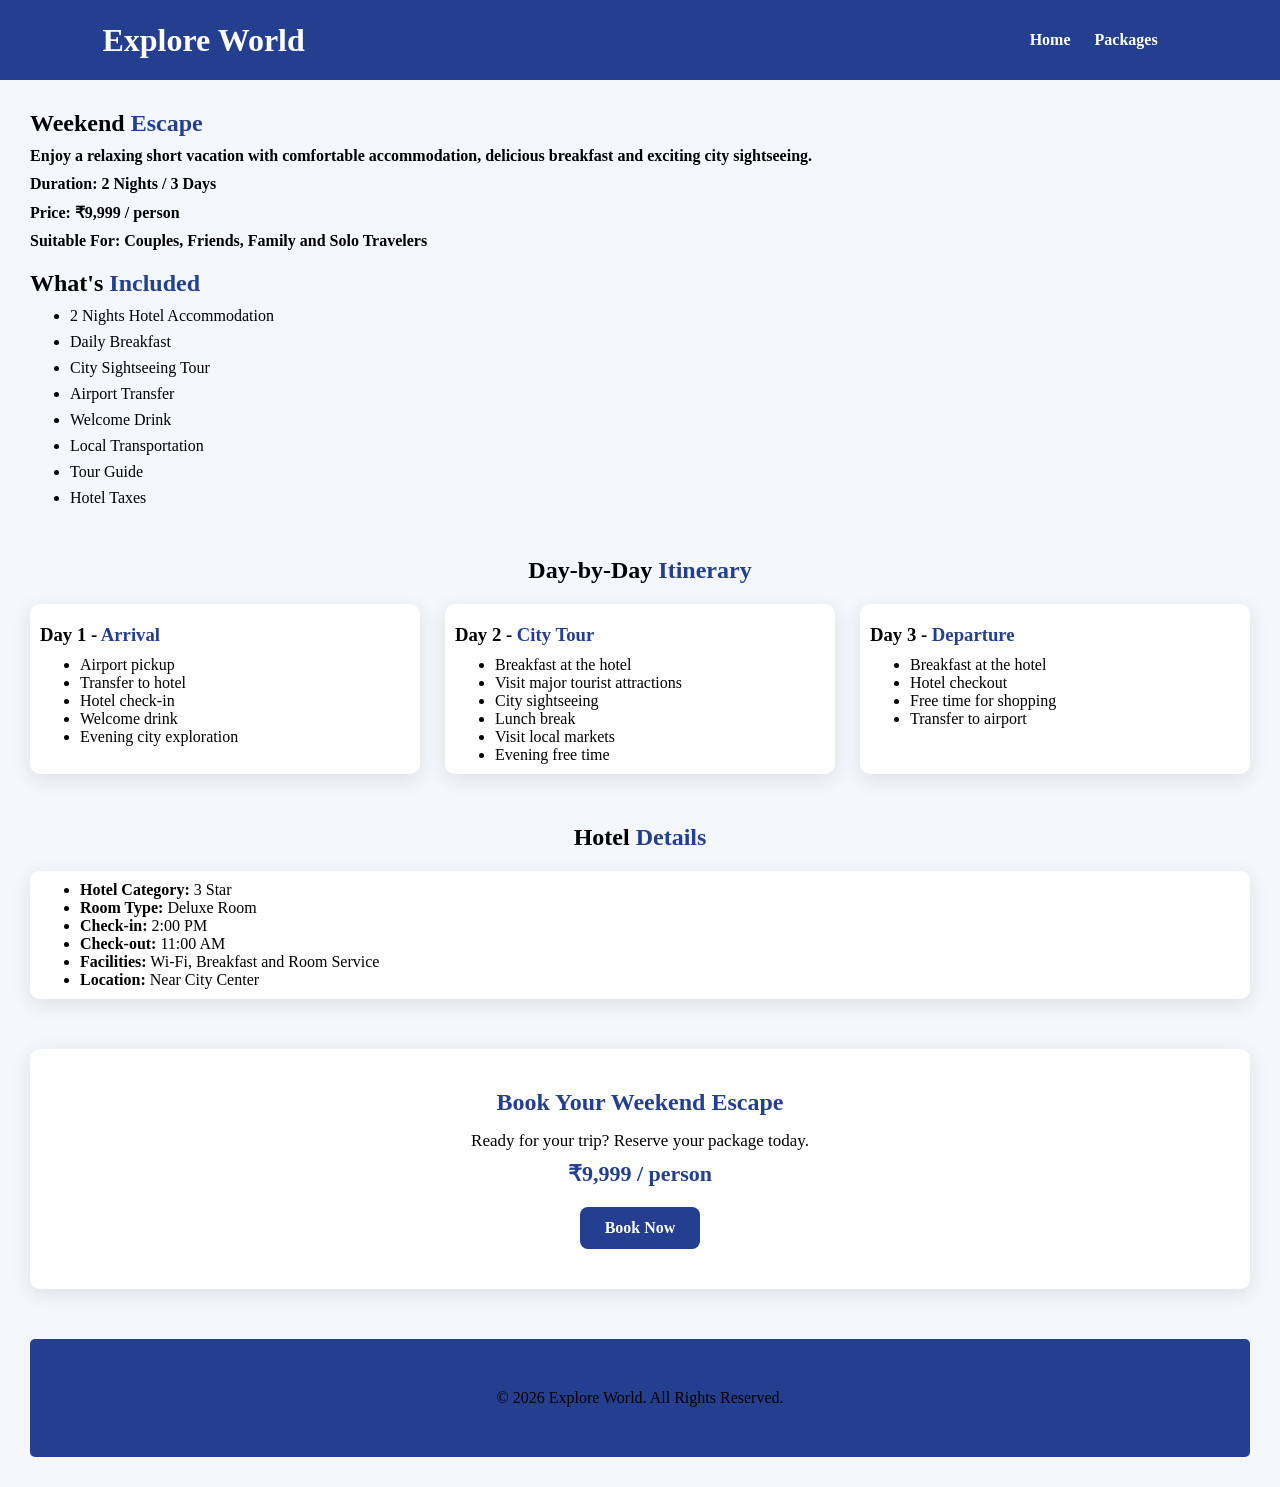
<file: packages/weekend.html>
<!DOCTYPE html>
<html lang="en">

<head>
    <meta charset="UTF-8">
    <meta name="viewport" content="width=device-width, initial-scale=1.0">

    <title>Weekend Escape - Explore World</title>
    <link rel="stylesheet" href="style.css">
</head>

<body>

    <header class="main-header">

        <h1 class="heading">Explore <span>World </span></h1>

        <nav class="navigation">
            <a href="../index.html">Home</a>
            <a href="../index.html">Packages</a>
        </nav>

    </header>



    <main class="mail-container">


        <section class="weekend-section">

            <h1>Weekend <span>Escape</span></h1>

            <p>
                Enjoy a relaxing short vacation with comfortable
                accommodation, delicious breakfast and exciting
                city sightseeing.
            </p>

            <p>
                <strong>Duration:</strong> 2 Nights / 3 Days
            </p>

            <p>
                <strong>Price:</strong> ₹9,999 / person
            </p>

            <p>
                <strong>Suitable For:</strong>
                Couples, Friends, Family and Solo Travelers
            </p>

        </section>



        <section class="includes">

            <h2>What's <span>Included</span></h2>

            <ul class="lists">
                <li>2 Nights Hotel Accommodation</li>
                <li>Daily Breakfast</li>
                <li>City Sightseeing Tour</li>
                <li>Airport Transfer</li>
                <li>Welcome Drink</li>
                <li>Local Transportation</li>
                <li>Tour Guide</li>
                <li>Hotel Taxes</li>
            </ul>

        </section>

        <section class="days-container">
            <h2>Day-by-Day <span>Itinerary</span></h2>
            <div class="grid-days">

                <div class="day-grid">
                    <h3>Day 1 - <span>Arrival</span></h3>

                    <ul>
                        <li>Airport pickup</li>
                        <li>Transfer to hotel</li>
                        <li>Hotel check-in</li>
                        <li>Welcome drink</li>
                        <li>Evening city exploration</li>
                    </ul>
                </div>


                <div class="day-grid">
                    <h3>Day 2 - <span>City Tour</span></h3>

                    <ul>
                        <li>Breakfast at the hotel</li>
                        <li>Visit major tourist attractions</li>
                        <li>City sightseeing</li>
                        <li>Lunch break</li>
                        <li>Visit local markets</li>
                        <li>Evening free time</li>
                    </ul>
                </div>


                <div class="day-grid">
                    <h3>Day 3 - <span>Departure</span></h3>

                    <ul>
                        <li>Breakfast at the hotel</li>
                        <li>Hotel checkout</li>
                        <li>Free time for shopping</li>
                        <li>Transfer to airport</li>
                    </ul>
                </div>
            </div>

        </section>

        <section class="hotel-section">
            <h2>Hotel <span>Details</span></h2>

            <div class="hotel-grid">
                <div class="hotel-detils-grid">
                    <ul class="">
                        <li><strong>Hotel Category:</strong> 3 Star</li>
                        <li><strong>Room Type:</strong> Deluxe Room</li>
                        <li><strong>Check-in:</strong> 2:00 PM</li>
                        <li><strong>Check-out:</strong> 11:00 AM</li>
                        <li><strong>Facilities:</strong> Wi-Fi, Breakfast and Room Service</li>
                        <li><strong>Location:</strong> Near City Center</li>
                    </ul>
                </div>
            </div>

        </section>

        <section class="booking-section">

            <h2>Book Your Weekend Escape</h2>

            <p>
                Ready for your trip? Reserve your package today.
            </p>

            <p>
                <strong>₹9,999 / person</strong>
            </p>

            <a href="../booking/booking.html">
                Book Now
            </a>

        </section>


        <footer class="footer">
            <p>
                © 2026 Explore World. All Rights Reserved.
            </p>
        </footer>


</body>

</html>
</file>
<file: style.css>
* {
    margin: 0;
    padding: 0;
    box-sizing: border-box;
}

html {
    scroll-behavior: smooth;
}

body {
    font-family: Arial, Helvetica, sans-serif;
    color: #222;
    line-height: 1.6;
    background-color: aliceblue;
}

a {
    text-decoration: none;
    color: inherit;
    font-weight: 600;
}

a:hover {
    color: white;

}

.book:hover {
    color: white;
    background-color: #1e3a8a;
}

.navbar {
    display: flex;
    align-items: center;
    justify-content: space-between;
    height: 75px;
    padding: 0 7%;
    position: sticky;
    top: 0;
    z-index: 1000;
    box-shadow: 0 2px 10px rgba(0, 0, 0, 0.08);
    background-color: #1e3a8a;
}

.menu {
    display: none;
}

.logo {
    font-size: 30px;
    font-weight: bold;
}

.logo span {
    color: rgb(66, 66, 214);
}

.navbar nav {
    display: flex;
    gap: 30px;
}

.book {
    font-size: 20px;
    padding: 6px;
    background-color: rgb(66, 66, 214);
    border-radius: 10px;
    color: #fff;
}

.imgSection {
    background-image: url("./images/travel-background-img.jpg");
    max-width: 100%;
    min-height: 100vh;
    border-radius: 5px;
    background-size: cover;
    background-position: center;
}

.title {
    padding-top: 100px;
    padding-left: 80px;
}

.small-title {
    font-weight: 600;
    color: #fff;

}

.title h1 {
    font-size: 50px;
    color: #fff;
}

.places {
    padding: 90px 7%;
}

.explore h1 {
    display: flex;
    align-items: center;
    justify-content: center;
    margin-top: 30px;
}

.explore p {
    display: flex;
    align-items: center;
    justify-content: center;
}

.destination-grid {
    display: grid;
    grid-template-columns: repeat(3, 1fr);
    gap: 25px;
    margin-top: 20px;
    padding-left: 30px;
    padding-right: 30px;

}

.destination-card {
    background: white;
    border-radius: 10px;
    box-shadow: 0 5px 20px rgba(0, 0, 0, 0.1);
    transition: 0.3s;
    overflow: hidden;

}

.destination-card:hover {
    transform: translateY(-8px);
    box-shadow: 0 12px 30px rgba(0, 0, 0, 0.15);
}

.destination-card img {
    width: 100%;
    height: 220px;
    object-fit: cover;
    display: block;
}

.card-content {
    padding: 20px;
}

.card-content a {
    color: rgb(66, 66, 214);
}

.travel-packages {
    margin-top: 30px;
}

.titel {
    color: rgb(66, 66, 214);
    font-weight: bold;
}

.travel-heading {
    text-align: center;
}

.titel-1 {
    color: gray;
}

.package-grid {
    display: grid;
    grid-template-columns: repeat(3, 1fr);
    gap: 25px;
    margin-top: 20px;
    padding-left: 30px;
    padding-right: 30px;
}

.package-card {
    box-shadow: rgba(0, 0, 0, 0.1);
    border-radius: 10px;
    background-color: white;
    padding: 20px;
    transition: 0.3s;
}

.package-card:hover {
    transform: translateY(-8px);
    box-shadow: 0 12px 30px rgba(0, 0, 0, 0.15);
    border: 2px solid rgb(66, 66, 214);
}

.price {
    color: rgb(66, 66, 214);
    font-weight: bold;
    font-size: 20px;
}

.price span {
    font-size: 14px;
    color: gray;
}

.package-card p {
    color: gray;
    margin-top: 5px;
    margin-bottom: 5px;
}

.choose-package {
    display: flex;
    justify-content: center;
    margin: 5px;
    margin: 5px;
    padding: 5px;
    background-color: white;
    border-radius: 5px;
    border: 2px solid rgb(66, 66, 214);
}

.choose-package a {
    color: rgb(66, 66, 214);
    font-size: 20px;
}

.contact {
    display: flex;
    justify-content: center;
    margin-top: 50px;
    margin-left: 50px;
}

.contact-container {
    max-width: 500px;
}

/* .contact-container {
    margin-top: 50px;
    margin-left: 80px;
} */

.contact {
    padding: 90px 7%;
}

.contact-container {
    max-width: 1100px;
    margin: auto;
    display: grid;
    grid-template-columns: 1fr 1fr;
    gap: 70px;
    align-items: center;
}

.contact-info h2 {
    font-size: 42px;
    line-height: 1.2;
    margin-bottom: 20px;
}

.contact-info>p {
    color: #666;
}

.contact-details {
    margin-top: 30px;
    display: flex;
    flex-direction: column;
    gap: 12px;
}

.contact-form {
    display: flex;
    flex-direction: column;
    gap: 15px;
}

.contact-form input,
.contact-form textarea {
    width: 100%;
    padding: 14px 16px;
    border: 1px solid #ddd;
    border-radius: 6px;
    font-family: inherit;
    font-size: 15px;
    outline: none;
}

.contact-form input:focus,
.contact-form textarea:focus {
    border-color: #0077b6;
}

.contact-form textarea {
    resize: vertical;
}

.contact-form button {
    padding: 14px;
    border: none;
    border-radius: 6px;
    background: #0077b6;
    color: white;
    font-size: 16px;
    font-weight: bold;
    cursor: pointer;
    transition: 0.3s;
}

.contact-form button:hover {
    background: #023e8a;
}

.footer {
    padding: 90px 7%;
    background-color: #0f172a;
}

.heading {
    color: white;
}

.footer-flex {
    display: flex;
    gap: 150px;
    margin-bottom: 30px;
}

.footer-flex span {
    color: rgb(66, 66, 214);

}

.footer-flex p {
    color: gray;
}

.links a {
    display: flex;
    gap: 5px;
    color: gray;
}

.links h3 {
    color: white;
}

.socal-media-links a {
    display: flex;
    gap: 5px;
    color: gray;
}

.socal-media-links h3 {
    color: white;
}

.copyright {
    text-align: center;
    margin-top: 30px;

}

.copyright p {
    color: white;
}


/* mobile responsive */

@media (max-width: 768px) {

    .navbar {
        height: auto;
        padding: 15px 5%;
        flex-direction: column;
        gap: 15px;
    }

    .navbar nav {
        gap: 15px;
        flex-wrap: wrap;
        justify-content: center;
    }

    .title {
        padding: 80px 30px;
    }

    .title h1 {
        font-size: 36px;
    }

    .destination-grid,
    .package-grid {
        grid-template-columns: 1fr;
        padding-left: 0;
        padding-right: 0;
    }

    .contact-container {
        grid-template-columns: 1fr;
        gap: 40px;
    }

    .contact-info h2 {
        font-size: 32px;
    }

    .footer-flex {
        flex-direction: column;
        gap: 30px;
    }
}



@media (max-width: 480px) {

    .menu {
        display: block;
        position: absolute;
        top: 0px;
        right: 10px;
        cursor: pointer;

    }
    .nevigation.active {
        display: flex;
    }

    .logo {
        position: absolute;
        top: -5px;
        left: 5px;
        font-size: 20px;
    }

    .book {
        display: none;
    }

    .navbar nav {
        flex-direction: column;
        align-items: flex-end;
        gap: 25px;
        width: 100%;
        margin-top: 15px;
        display: none;
        margin-top: 15px;
    }

    .title h1 {
        font-size: 30px;
    }

    .places,
    .contact {
        padding: 60px 5%;
    }

}
</file>
<file: booking/booking.css>
* {
    margin: 0;
    padding: 0;
    box-sizing: border-box;
}

body {
    background-color: aliceblue;
}

.booking-container {
    width: 500px;
    max-width: 90%;
    margin: 50px auto;
    padding: 35px;
    background-color: white;
    border-radius: 10px;
    box-shadow: 0 5px 20px rgba(0, 0, 0, 0.1);
}


.booking-container h1 {
    text-align: center;
    margin-bottom: 20px;
}

.booking-heading {
    text-align: center;
    margin-bottom: 20px;
    color: #555;
}

.form-group {
    margin-bottom: 18px;
}

.form-group label {
    display: block;
    margin-bottom: 7px;
    font-weight: 600;
}

.form-group input,
.form-group select {
    width: 100%;
    padding: 12px;
    border: 1px solid #ccc;
    border-radius: 6px;
    font-size: 15px;
}

.form-group input:focus,
.form-group select:focus {
    outline: none;
    border-color: #243f8f;
}

button {
    width: 100%;
    padding: 12px;
    font-size: 15px;
    font-weight: 600;
    border: none;
    border-radius: 6px;
    background-color: #243f8f;
}

button:hover {
    background-color: #1b3172;
}

.success-message {
    display: none;
    text-align: center;
    margin-top: 25px;
    padding: 20px;
    border: 1px solid #81c784;
    background-color: #e8f5e9;
    border-radius: 8px;

}

.success-message h2 {
    color: #2e7d32;
    margin-bottom: 10px;
}

.success-message p {
    margin-top: 7px;
}
</file>
<file: destinations/style.css>
* {
    margin: 0;
}
.destination-header {
    height: 80px;
    background-color: #243f8f;

    display: flex;
    align-items: center;
    justify-content: space-between;

    padding: 0 8%;
}

.destination-header h1 {
    color: white;
}

.destination-header a {
    color: white;
    text-decoration: none;
    font-size: 18px;
}


.destination-details {
    max-width: 1000px;
    margin: 50px auto;
    padding: 20px;
}


.destination-image {
    width: 100%;
    height: 450px;

    object-fit: cover;

    border-radius: 15px;
}


.destination-details h1 {
    font-size: 40px;
    margin-top: 30px;
}


.destination-details h2 {
    margin-top: 30px;
}


.destination-details p {
    font-size: 18px;
    line-height: 1.7;
}


.destination-details li {
    font-size: 18px;
    margin: 10px 0;
}


.back-button {
    display: inline-block;

    margin-top: 30px;
    padding: 12px 20px;

    background-color: #3730d9;
    color: white;

    text-decoration: none;

    border-radius: 8px;
}
</file>
<file: packages/style.css>
* {
    margin: 0;
}

body {
    background-color: #f4f7fc;
}

.main-header {
    height: 80px;
    background-color: #243f8f;

    display: flex;
    align-items: center;
    justify-content: space-between;

    padding: 0 8%;
}

.heading {
    color: white;
}

.navigation a {
    margin-right: 20px;
    color: white;
    font-weight: 600;
    text-decoration: none;

}

.navigation a:hover {
    color: black;
}

.mail-container {
    margin: 30px;
}

.weekend-section span {
    color: #243f8f;
}

.weekend-section p {
    font-weight: 600;
    margin-top: 10px;
}

.includes {
    margin-top: 20px;
    margin-bottom: 20px;
}

.includes span {
    color: #243f8f;
}

.lists {
    margin-top: 10px;
}

.lists li {
    margin-top: 8px;
}

.days-container {
    margin-top: 50px;
}

.days-container h2 {
    text-align: center;
    margin: 20px 0px;
}

.grid-days {
    display: grid;
    grid-template-columns: repeat(3, 1fr);
    gap: 25px;
}

.day-grid {
    background: white;
    border-radius: 10px;
    box-shadow: 0 5px 20px rgba(0, 0, 0, 0.1);
    transition: 0.3s;
    overflow: hidden;
    padding: 10px;
    transition: 0.3s;
}

.day-grid:hover {
    background-color: #a1b0df;
    transform: translateY(8px);
    border: 2px solid #5a74c2;
}

.days-container span {
    color: #243f8f;
}

.days-container h3 {
    margin-top: 10px;
    margin-bottom: 10px;
}

.hotel-section {
    margin: 50px 0px;
}

.hotel-section span {
    color: #243f8f;
}

.hotel-section h2 {
    text-align: center;
    margin-bottom: 20px;
}

.hotel-grid {
    display: grid;
    grid-template-columns: repeat(1fr);
    gap: 25px;

}

.hotel-detils-grid {
    background: white;
    border-radius: 10px;
    box-shadow: 0 5px 20px rgba(0, 0, 0, 0.1);
    overflow: hidden;
    padding: 10px;
    transition: 0.3s;
}

.hotel-detils-grid:hover {
    background-color: #a1b0df;
    transform: translateY(8px);
    border: 2px solid #5a74c2;
}

.booking-section {
    margin: 50px 0;
    padding: 40px;
    background-color: white;
    border-radius: 10px;
    box-shadow: 0 5px 20px rgba(0, 0, 0, 0.1);
    text-align: center;
}

.booking-section h2 {
    color: #243f8f;
    margin-bottom: 15px;
}

.booking-section p {
    margin-top: 10px;
    font-size: 17px;
}

.booking-section strong {
    color: #243f8f;
    font-size: 22px;
}

.booking-section a {
    display: inline-block;
    margin-top: 20px;
    padding: 12px 25px;

    background-color: #243f8f;
    color: white;

    text-decoration: none;
    font-weight: 600;

    border-radius: 8px;
    transition: 0.3s;
}

.booking-section a:hover {
    background-color: #a1b0df;
    color: #243f8f;
    transform: translateY(-3px);
}

.footer {
    text-align: center;
    background-color: #243f8f;
    padding: 50px;
    border-radius: 5px;
}
</file>
